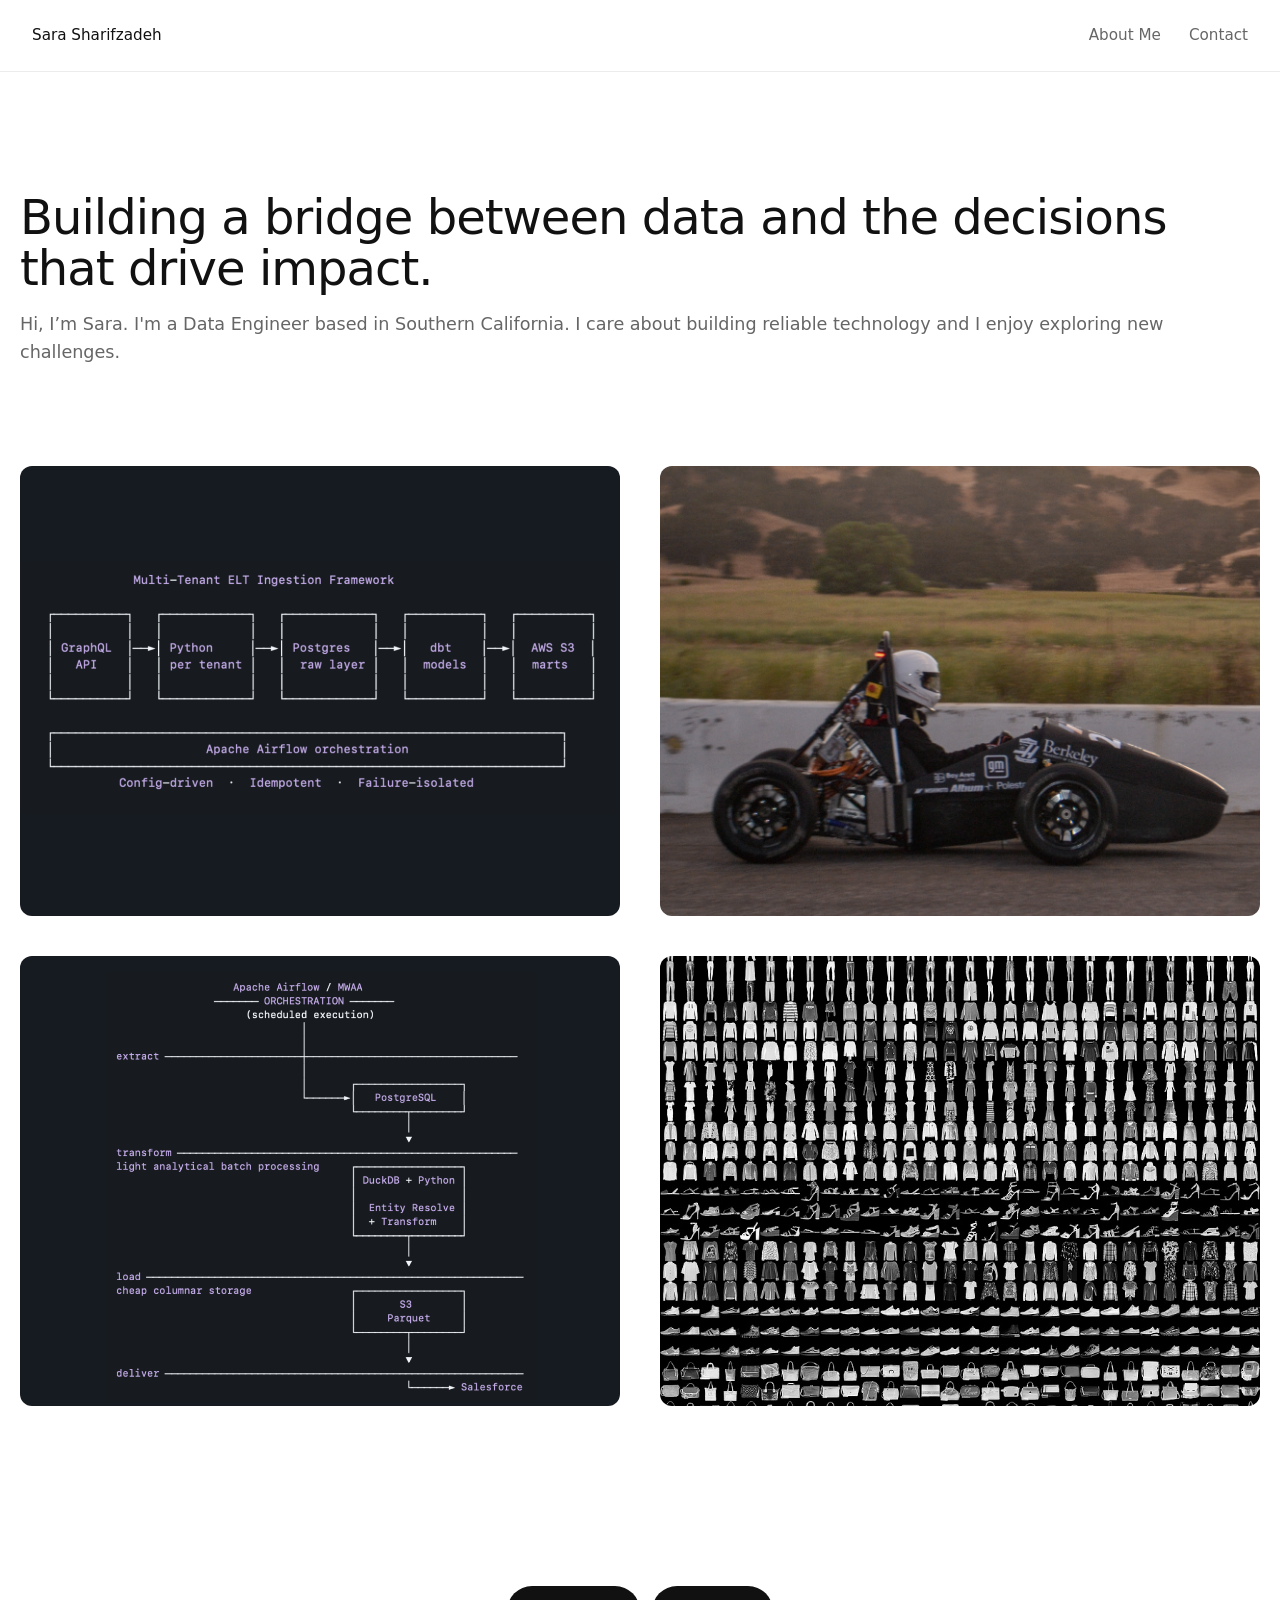
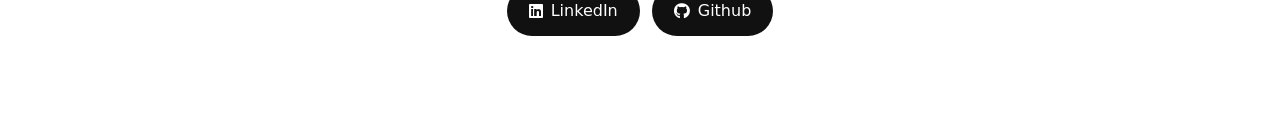
<file: index.html>
<!DOCTYPE html>
<html lang="en">
<head>
  <META NAME="ROBOTS" CONTENT="NOINDEX, NOFOLLOW, NOIMAGEAI, NOAI, NOLLM">

  <link rel="stylesheet" href="style.css">
  <meta charset="UTF-8" />
  <meta name="viewport" content="width=device-width, initial-scale=1.0" />
  <title>Sara | Portfolio</title>
  <link rel="shortcut icon" type="image/x-icon" href="favicon.ico" />
  <link href="https://fonts.googleapis.com/css2?family=Inter:wght@200;300;400;600;800&display=swap" rel="stylesheet">
  <link href="https://fonts.googleapis.com/css2?family=Cormorant+Garamond:wght@300;400;500&family=Inter:wght@300;400;500&display=swap" rel="stylesheet">
  <link rel="preconnect" href="https://fonts.googleapis.com">
  <link rel="preconnect" href="https://fonts.gstatic.com" crossorigin>
  <link href="https://fonts.googleapis.com/css2?family=Manrope:wght@300;400;500&display=swap" rel="stylesheet">
  <link rel="stylesheet" href="https://cdnjs.cloudflare.com/ajax/libs/font-awesome/6.4.0/css/all.min.css">
  <style>
*{margin:0;padding:0;box-sizing:border-box}
:root{--ink:#111;
      --muted:#666;
      --bg:#fff;
      --border:rgba(17,17,17,0.08);
      --section-pad:80px;
      --container:1200px;
      --radius:16px;}
body{background:var(--bg); color:var(--ink);
      font-family:'Recursive Sans',system-ui,-apple-system,Segoe UI,Roboto,Helvetica,Arial,sans-serif;
      line-height:1.6; font-weight:200;
      padding-top:72px;}
.hero{align-items:center;  margin:0 auto; padding:120px 20px 100px;}
       /* display:grid; grid-template-columns:1.15fr 1fr; gap:clamp(16px,3vw,40px); max-width:var(--container); */
      
.hero h2{font-size: 48px; line-height:1.06; font-weight:200; letter-spacing:-.02em; margin-bottom:16px; max-width:1400px;}
.highlight{box-shadow:inset 0 -0.5ch 0 rgba(17,17,17,.08)}
.hero-subtitle{font-size:1.1rem; color:var(--muted); font-weight:200; }
.work{max-width:1400px; margin:0 auto; padding:0 20px var(--section-pad)}
.work-grid{display:grid; grid-template-columns:repeat(auto-fit,minmax(380px,1fr)); gap:40px; margin-bottom:20px}
.work-item{position:relative; aspect-ratio:4/3; background:#fafafa; overflow:hidden; cursor:pointer; transition:transform .4s ease, box-shadow .4s ease; border-radius:12px}
.work-item:hover{transform:translateY(-4px); box-shadow:0 12px 30px rgba(0,0,0,.15)}
.work-item img{width:100%; height:100%; object-fit:cover; transition:transform .6s ease, filter .6s ease; filter:grayscale(20%)}
.work-item:hover img{filter:grayscale(100%) brightness(40%); transform:scale(1.05)}
.work-overlay{position:absolute; inset:0; background:linear-gradient(to bottom, transparent 40%, rgba(0,0,0,.6) 100%); opacity:0; transition:opacity .4s ease}
.work-item:hover .work-overlay{opacity:1}
.work-info{position:absolute; inset:auto 0 0 0; padding:24px; color:#fff; transform:translateY(16px); opacity:0; transition:all .4s ease}
.work-item:hover .work-info{transform:translateY(0); opacity:1}
.work-category{font-size:.8rem; font-weight:400; opacity:.9; margin-bottom:4px; text-transform:uppercase; letter-spacing:.1em}
.work-title{font-size:1.2rem; font-weight:400; margin:0}
.work-grid{display: grid;
  grid-template-columns: repeat(2, 1fr); 
  gap: 40px;
  margin-bottom: 20px;}
.section-container{max-width: 1200px; 
  margin: 0 auto;
  padding: 0;
  display: flex;
  align-items: flex-start;
  gap: 200px;
  justify-content: space-between;}
.section-media{flex:1.05; border-radius:12px; overflow:hidden}
.section-media img{width:100%; height:100%; object-fit:cover; display:block}
.section-text{flex: 1;
  margin-top: 60px;
  margin-bottom: 60px;
  max-width: 600px;}
.section-text h2{font-size:1.8rem; font-weight:300; margin-bottom:12px; letter-spacing:-.01em}
.section-text p{font-size:1rem; color:var(--muted); text-align: justify}
.left-bias{padding-left:clamp(20px,8vw,120px); padding-right:10px}
.right-bias{padding-right:clamp(20px,8vw,120px); padding-left:10px}
.alt{flex-direction:row-reverse}
.about-content h2{font-size:1.8rem; font-weight:300; margin-bottom:24px; letter-spacing:-.01em}
.about-content p{font-size:1rem; color:var(--muted); margin-bottom:20px; font-weight:200; line-height:1.7}
.approach{margin-top:40px; padding-top:40px; border-top:1px solid var(--border)}
.approach h3{font-size:1rem; font-weight:400; margin-bottom:16px; color:var(--ink)}
.approach-list{list-style:none; padding:0}
.approach-list li{padding:8px 0; font-size:.95rem; color:var(--muted); border-bottom:1px solid rgba(17,17,17,.05)}
.approach-list li:last-child{border-bottom:none}
.contact{max-width:var(--container); margin:0 auto; padding:60px 20px 80px; text-align:center;}
.contact h2{font-size:1.6rem; font-weight:300; margin-bottom:16px; letter-spacing:-.01em}
.contact p{font-size:1rem; color:var(--muted); margin-bottom:32px; font-weight:200}
.contact-link{display:inline-block; color:var(--ink); text-decoration:none; font-weight:300; padding:12px 0; position:relative; font-size:1rem}
.contact-link::after{content:''; position:absolute; bottom:8px; left:0; right:0; height:1px; background:var(--ink); transform:scaleX(.3); transition:transform .3s ease}
.contact-link:hover::after{transform:scaleX(1)}
.btn{display:inline-flex; align-items:center; justify-content:center; gap:8px;
    min-width:45px; /* ensure equal width */
    background:var(--accent); color:#fff; text-decoration:none;
    padding:12px 22px; border-radius:999px; border:1px solid var(--accent);
    font-weight:400; transition:opacity .3s ease;}
.btn:hover{opacity:.9}
.btn-row{display:flex; gap:12px; flex-wrap:wrap; justify-content:center}
.btn.black{background:#111; color:#fff; border-color:#111;}

.see-more-container{text-align:center; margin-top:40px}
.see-more-btn{display:inline-block; padding:12px 28px; background:var(--ink); color:#fff; border-radius:999px; font-size:1rem; font-weight:400; text-decoration:none; transition:background .3s ease}
.see-more-btn:hover{background:#333}
@media (max-width:900px){.work-grid{grid-template-columns:1fr; gap:20px}
.hero{grid-template-columns:1fr; padding:100px 20px 80px}
.hero-media{order:-1; width:100%; max-width:520px}
.section-container{flex-direction:column; padding:48px 20px}
.alt{flex-direction:column}
.left-bias,.right-bias{padding-left:20px; padding-right:20px}
}
    @media (max-width:600px){.work-item{aspect-ratio:3/2}
</style>
</head>
<body>
  <!-- HEADER -->
  <header>
    <div class="logo"><a href="index.html">Sara Sharifzadeh</a></div>
    <nav>
      <a href="about.html">About Me</a>
      <a href="contact.html">Contact</a>
    </nav>
  </header>

  <!-- HERO -->
  <section class="hero">
    <div>
      <h2>
        Building a bridge between data and the decisions that drive impact.
      </h2>
      <p class="hero-subtitle"> 
        Hi, I’m Sara. I'm a Data Engineer based in Southern California.  I care about building reliable technology and I enjoy exploring new challenges. 
      </p>
    </div>

  </section>

  <section class="work">
    <div class="work-grid">

    <!-- Analytics Tenant Pipeline (2)  -->
    <a class="work-item" href="pipe2.html" aria-label="Tenant Analytics Pipeline">
      <div class="work-overlay"></div>
      
      <img src="images/pipeline2-analytics/used_card_2.png" alt="Analytics Pipeline">
      <div class="work-info">
        <div class="work-category">  REUSABLE • SOC2 COMPLIANT • COST-OPTIMIZED  </div>
        <h3 class="work-title">Application-to-Analytics Data Platform</h3>
        <p class="work-desc">Foundational analytics infrastructure that enabled cross-tenant insights without an $18k/yr OLAP expense.</p>
        </div>
    </a>

    <!-- Formula Electric -->
      <a class="work-item" href="feb.html" aria-label="FEB">
        <div class="work-overlay"></div>
        <img src="images/feb/holley2.jpg" alt="Formula Electric at Berkeley">
        <div class="work-info">
          <div class="work-category">Hands-On Engineering • Team Leadership • 0 → 1</div>
          <h3 class="work-title">Formula SAE at Berkeley</h3>
          <p class="work-desc">Co-Led an 80+ engineering team in the development of building our 3rd electric race car from scratch.</p>
        </div>
      </a>

    <!-- ETL Entity Pipeline (1) ETL -->
    <a class="work-item" href="pipe1.html">
      <div class="work-overlay"></div>
      <img src="images/pipeline1-entity/a_pipe1.png" alt="Entity Pipeline">
      <div class="work-info">
        <div class="work-category">ETL • Data Quality • Automation</div>
        <h3 class="work-title">Entity Resolution Pipeline</h3>
        <p class="work-desc">Handles missing identifiers to reconstruct data that was previously unusable.  </p>
      </div>
    </a>

      <!-- DE Handbook REVISION 
        <a class="work-item" href="https://sshariz.github.io/DE-handbook/" target="_blank" aria-label="Roommate Noise Guard">
          <div class="work-overlay"></div>
          <img src="images/d_eng/de-handbook.png" alt="DE Handbook">
          <div class="work-info">
            <div class="work-category">Comprehensive Technical Reference</div>
            <h3 class="work-title">Data Engineering Handbook</h3>
            <p class="work-desc">A living reference documenting the tools, workflows, architecture patterns, and best practices I use across modern data engineering projects.</p>
          </div>
        </a> 
      -->

      <!-- Fashion MNIST -->
      <a class="work-item" href="FashionMNIST.html" aria-label="Fashion MNIST">
        <div class="work-overlay"></div>
        <img src="images/fashion/zaland.png" alt="Fashion Classifier">
        <div class="work-info">
          <div class="work-category">Machine Learning • Data Science</div>
          <h3 class="work-title">ML Image Classifier </h3>
          <p class="work-desc">Applying Machine Learning to Fashion with an Image Classifier (PCA).</p>
        </div>
      </a>
      <!-- SPAM HAM  -->
       <!-- <a class="work-item" href="SpamClassifier.html" aria-label="SpamHam">
        <div class="work-overlay"></div>
        <img src="images/spamham/propclass.png" alt="Spam Ham">
        <div class="work-info">
          <div class="work-category">Machine Learning • Data Science</div>
          <h3 class="work-title">NLP Spam Email Binary Classifier </h3>
          <p class="work-desc">Applying Natural Language Processing (NLP) to distinguish spam emails.</p>
        </div>
      </a> -->
    </div>
  </section>
  

  <!-- Contact FOOTER -->
<section class="contact">
  <div class="container">
    <div class="btn-row" style="margin-top:20px">
      <a class="btn black" href="https://www.linkedin.com/in/ssarazadeh/" target="_blank">
        <i class="fa-brands fa-linkedin"></i> LinkedIn
      </a>
      <a class="btn black" href="https://github.com/sshariz" target="_blank">
        <i class="fa-brands fa-github"></i> Github
      </a>
    </div>
  </div>
</section>


  <script>
    // Fade-ups (kept if you later add .fade-up)
    const observer = new IntersectionObserver((entries) => {
      entries.forEach(entry => { if (entry.isIntersecting) entry.target.classList.add('visible'); });
    }, { threshold: 0.2 });
    document.querySelectorAll('.fade-up').forEach(el => observer.observe(el));

    // Header elevation
    const header = document.querySelector('header');
    window.addEventListener('scroll', () => {
      const y = window.pageYOffset || document.documentElement.scrollTop;
      header.style.boxShadow = y > 96 ? '0 2px 18px rgba(17,17,17,0.08)' : 'none';
      header.style.background = y > 96 ? 'rgba(255,255,255,0.90)' : 'rgba(255,255,255,0.75)';
    });
  </script>
</body>

</html>
</file>
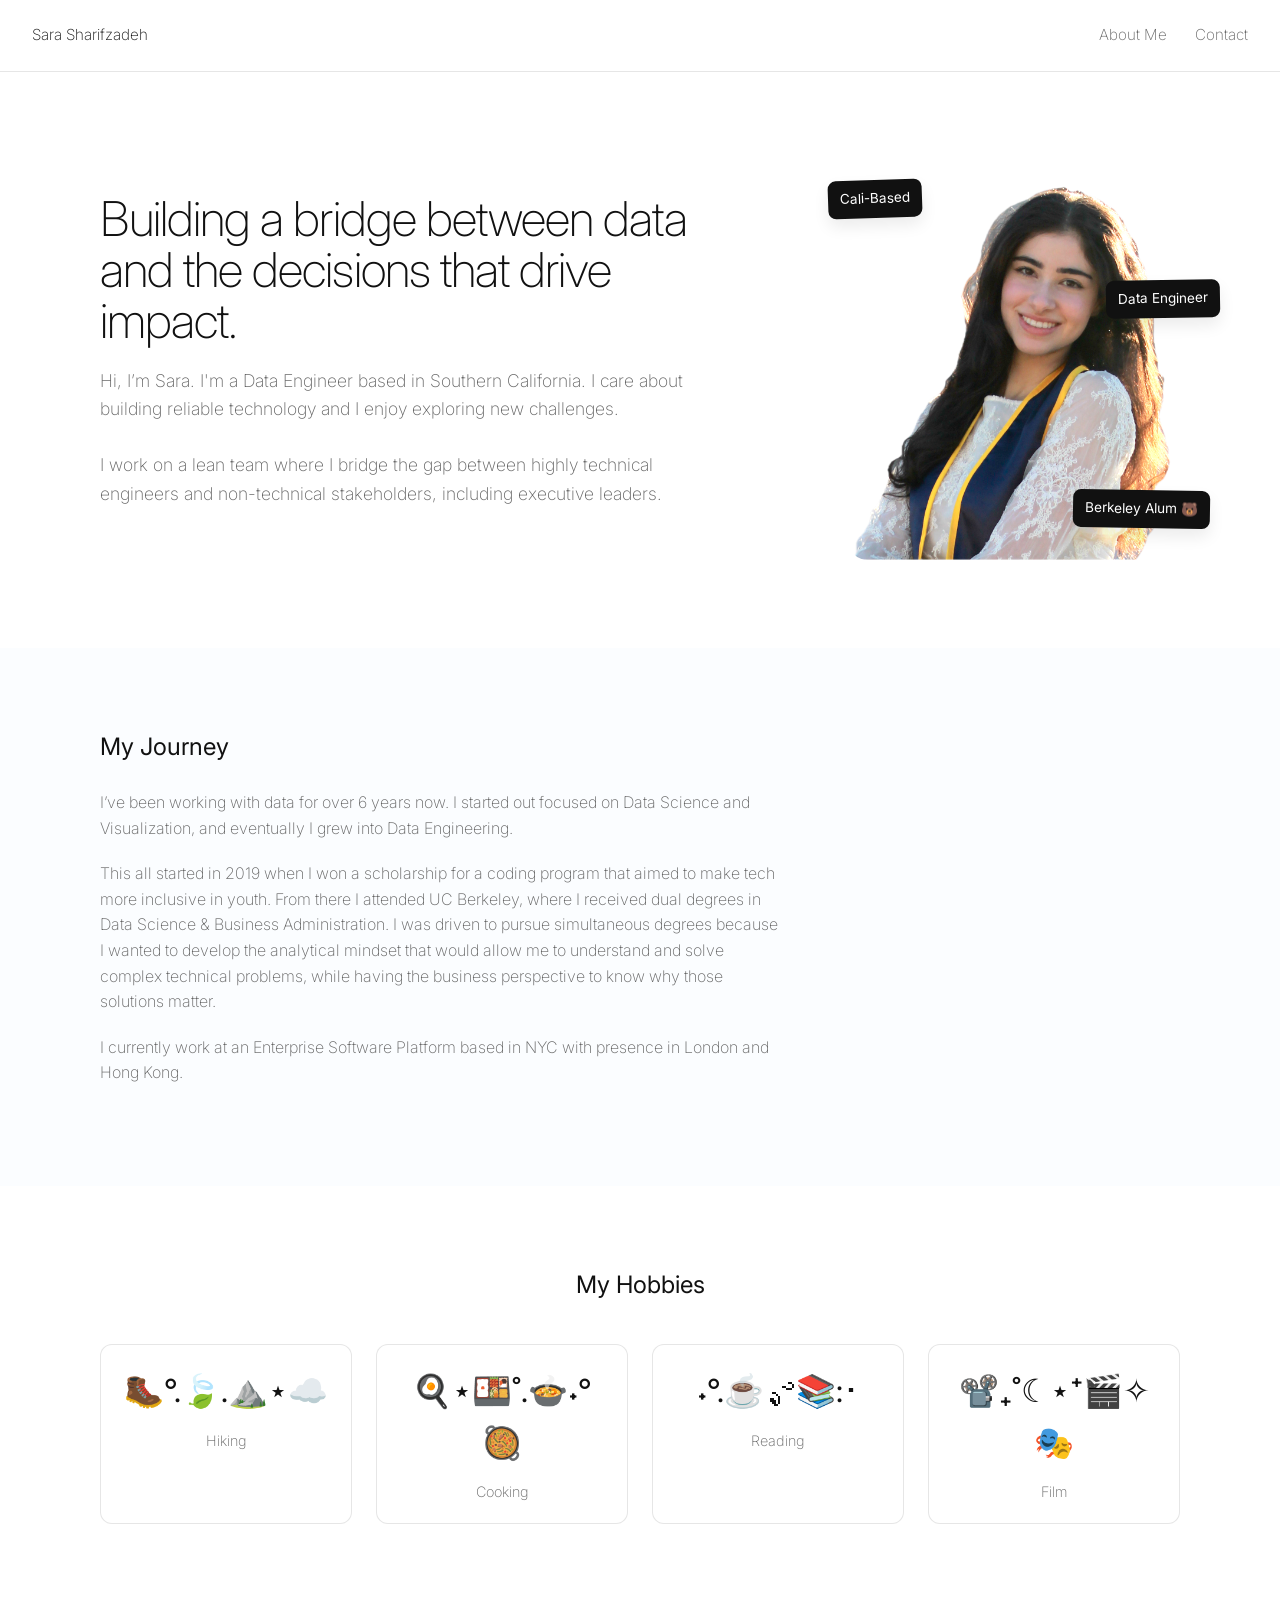
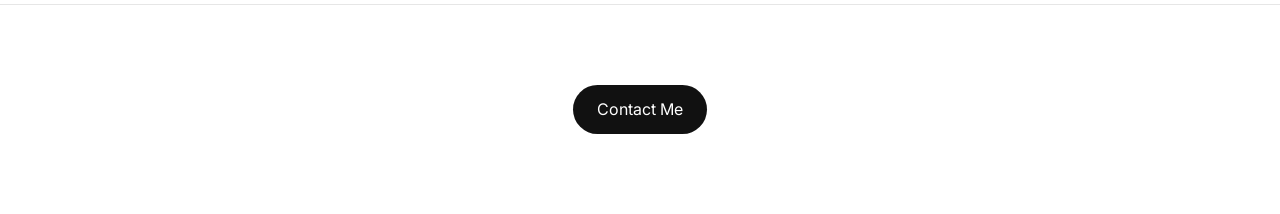
<file: about.html>
<!DOCTYPE html>
<html lang="en">
<head>
   <META NAME="ROBOTS" CONTENT="NOINDEX, NOFOLLOW, NOIMAGEAI, NOAI, NOLLM">
    
  <link rel="stylesheet" href="style.css">
  <meta charset="UTF-8" />
  <meta name="viewport" content="width=device-width, initial-scale=1.0" />
  <title>Sara | About Me</title>
  <link href="https://fonts.googleapis.com/css2?family=Inter:wght@200;300;400;600&display=swap" rel="stylesheet">
  <style>
*{margin: 0; padding: 0; box-sizing: border-box;}
body{background: #ffffff;
      color: #111;
      font-family: 'Inter', sans-serif;
      line-height: 1.6;
      padding-top: 80px;}
:root{--ink:#111;
      --muted:#666;
      --border:rgba(17,17,17,0.10);
      --section-pad:80px;
      --grid-gap:32px;}
.container{max-width:1120px; margin:0 auto; padding:0 20px}
/* h1{font-size:clamp(2.75rem,7vw,4rem); line-height:1.1; font-weight:400; letter-spacing:-0.02em; color:var(--ink); margin-bottom:24px} */
h2{font-size:1.5rem; font-weight:400; color:var(--ink); margin-bottom:24px}
h1{font-size: 48px; line-height:1.06; font-weight:200; letter-spacing:-.02em; margin-bottom:16px; max-width:1400px;}
h3{font-size:1.125rem; font-weight:400; color:var(--ink); margin-bottom:12px}
p{font-size:1rem; font-weight:200; color:var(--muted); margin-bottom:16px; max-width:68ch}
.hero{padding:var(--section-pad) 0;}
.hero .container{display:grid;
      grid-template-columns: 1fr 400px;
      gap:60px;
      align-items:center;}
.hero-content h1{margin-bottom:20px}
.hero-intro{font-size:1.1rem; line-height:1.6; font-weight:200; color:var(--muted); margin-bottom:0}
.hero-image{justify-self:end;
      position:relative;}
.hero-image img{width:100%; max-width:350px; height:400px;
      object-fit:cover; border-radius:20px;}
.floating-detail{position:absolute; background:var(--ink); color:white;
      padding:8px 12px; border-radius:8px;
      font-size:0.85rem; font-weight:400;
      box-shadow:0 8px 16px rgba(0,0,0,.08);}
.detail-1{top:20px; left:-20px; transform:rotate(-2deg)}
.detail-2{bottom:40px; right:-30px; transform:rotate(1deg)}
.detail-3{top:120px; right:-40px; transform:rotate(-1deg)}
.story{
  padding:var(--section-pad) 0; 
  background:rgba(45, 143, 255, 0.02);
  align-items:center;
  justify-content: center;
}
/* .story-grid{display:grid;
      grid-template-columns:1fr 1fr;
      gap:60px;
      align-items:start;} */

.story p{margin-bottom:20px;  align-items:center; justify-content: center;}

.story-highlights{display:grid; gap:20px;}
.highlight-card{background:white;
      border:1px solid var(--border);
      padding:24px;
      border-radius:12px;}
.highlight-card h3{color:var(--ink); margin-bottom:8px}
.highlight-card p{color:var(--muted); margin:0; max-width:none}
.skills{padding:var(--section-pad) 0}
.skills-grid{display:grid;
      grid-template-columns:repeat(3,1fr);
      gap:40px;
      margin-top:40px;}
.skill-category{text-align:center;}
.skill-category h3{font-size:1rem; text-transform:uppercase; letter-spacing:0.1em;
      font-weight:400; color:var(--ink); margin-bottom:20px;}
.skill-list{display:flex; flex-direction:column; gap:8px;}
.skill-item{font-size:0.9rem; font-weight:200; color:var(--muted); padding:6px 0;}
.values{padding:var(--section-pad) 0; background:var(--ink); color:white;}
.values h2{color:#e8e8e8; text-align:center}
.values-grid{display:grid; grid-template-columns:repeat(auto-fit,minmax(280px,1fr));
      gap:30px; margin-top:40px;}
.value-card{background:rgba(255,255,255,0.04);
      border:1px solid rgba(255,255,255,0.14);
      padding:28px; border-radius:12px; text-align:center;}
.value-icon{width:60px; height:60px; background:rgba(255,255,255,0.1);
      border-radius:50%; display:flex; align-items:center; justify-content:center;
      margin:0 auto 16px; font-size:1.5rem;}
.value-card h3{color:white; margin-bottom:12px}
.value-card p{color:#d8d8d8; margin:0; max-width:none; text-align:center}
.fun-facts{padding:var(--section-pad) 0}
.facts-grid{display:grid; grid-template-columns:repeat(auto-fit,minmax(250px,1fr));
      gap:24px; margin-top:40px;}
.fact-card{background:white; border:1px solid var(--border);
      padding:20px; border-radius:12px; text-align:center;}
.fact-emoji{font-size:2rem; margin-bottom:12px; display:block;}
.fact-card p{margin:0; font-size:0.9rem; color:var(--muted); max-width:none;}
.cta{padding:var(--section-pad) 0; text-align:center; border-top:1px solid var(--border);}
.cta h2{margin-bottom:16px}
.cta p{margin:0 auto 32px; text-align:center}
.btn{display:inline-block; background:var(--ink); color:white;
      padding:12px 24px; border-radius:999px; text-decoration:none;
      font-weight:400; transition:opacity 0.3s ease;}
.btn:hover{opacity:0.9}
.fade-in{opacity:0; transform:translateY(20px); transition:opacity 0.6s ease, transform 0.6s ease;}
.fade-in.visible{opacity:1; transform:translateY(0);}
.slide-left{opacity:0; transform:translateX(-30px); transition:opacity 0.6s ease, transform 0.6s ease;}
.slide-left.visible{opacity:1; transform:translateX(0);}
.slide-right{opacity:0; transform:translateX(30px); transition:opacity 0.6s ease, transform 0.6s ease;}
.slide-right.visible{opacity:1; transform:translateX(0);}
@media (max-width:900px){.hero .container{ grid-template-columns:1fr; gap:40px; text-align:center;}
.hero-image{justify-self:center}
.story-grid{grid-template-columns:1fr; gap:40px;}
.skills-grid{grid-template-columns:1fr; gap:30px;}
.floating-detail{position:static; transform:none; margin:8px 4px; display:inline-block}
}
    @media (max-width:600px){.facts-grid{grid-template-columns:1fr}
.values-grid{grid-template-columns:1fr}
}

    .gallery-grid{display: grid;
  grid-template-columns: repeat(3, 1fr);
  gap: 16px;}
.gallery-item{background: var(--bg);
  border: 1px solid var(--border);
  border-radius: var(--radius);
  overflow: hidden;
  aspect-ratio: 1 / 1; 
  position: relative;}
.gallery-item img{position: absolute;
  top: 0; left: 0;
  width: 100%;
  height: 100%;
  object-fit: cover; 
  border-radius: 0;}
@media (max-width: 900px){.gallery-grid {
    grid-template-columns: 1fr;}
.gallery-item img{height: auto;}
</style>
</head>
<body>
  <header>
    <div class="logo"><a href="index.html">Sara Sharifzadeh</a></div>
    <nav>
      <a href="about.html">About Me</a>
      <a href="contact.html">Contact</a>
    </nav>
  </header>

  <!-- Hero -->
  <section class="hero">
    <div class="container">
      <div class="hero-content fade-in">
        <h1>Building a bridge between data and the decisions that drive impact.</h1>
        <p class="hero-intro">
            Hi, I’m Sara. I'm a Data Engineer based in Southern California. 
            I care about building reliable technology and I enjoy exploring new challenges.
          <br></br>
            I work on a lean team where I bridge the gap between highly technical engineers and non-technical stakeholders, including executive leaders.
        </p>
        <br>
      </div>
      <div class="hero-image slide-right">
        <img src="images/me.png" alt="Sara Portrait" oncontextmenu="return false;" ondragstart="return false;">
        <div class="floating-detail detail-1">Cali-Based</div>
        <div class="floating-detail detail-2">Berkeley Alum 🐻</div>
        <div class="floating-detail detail-3">Data Engineer</div>
      </div>
    </div>
  </section>


  <!-- Story -->
  <section class="story">
    <div class="container">
      <div>
        <div>
          <h2>My Journey</h2>
          <p>
            I’ve been working with data for over 6 years now. I started out focused on Data Science and Visualization, and eventually I grew into Data Engineering. 
          </p>
          <p>
            This all started in 2019 when I won a scholarship for a coding program that aimed to make tech more inclusive in youth. From there I attended UC Berkeley, where I received dual degrees in Data Science & Business Administration. I was driven to pursue simultaneous degrees because I wanted to develop the analytical mindset that would allow me to understand and solve complex technical problems, while having the business perspective to know why those solutions matter. 
          </p>
          <p>I currently work at an Enterprise Software Platform based in NYC with presence in London and Hong Kong. </p>
        </div>
        </div>
      </div>
    </div>
  </section>


  <!--
   Skills 
  <section class="skills">
    <div class="container">
      <h2 class="fade-in" style="text-align:center">Skills & Expertise</h2>
      <div class="skills-grid">
        <div class="skill-category fade-in">
          <h3>Languages & Libraries</h3>
          <div class="skill-list">
            <div class="skill-item">Python (pandas, NumPy, Requests)</div>
            <div class="skill-item">SQL (PostgreSQL)</div>
            <div class="skill-item">GraphQL</div>
            <div class="skill-item">Plotly, Matplotlib, Seaborn</div>
            <div class="skill-item">scikit-learn, tensorflow</div>
            <div class="skill-item"></div>
          </div>
        </div>
        <div class="skill-category fade-in">
          <h3>Engineering</h3>
          <div class="skill-list">
            <div class="skill-item">Ownership of DE Lifecycle</div>
            <div class="skill-item">Data Pipelines & ETL Frameworks</div>
            <div class="skill-item">Data Modeling</div>
            <div class="skill-item">API Ingestion & Custom Scripting</div>
            <div class="skill-item">Data Storage & Warehousing</div>
            <div class="skill-item">AI-Powered Data Platforms</div>
            <div class="skill-item">Business Intelligence & Product Analytics</div>
            <div class="skill-item">Data Science & Visualization</div>
            <div class="skill-item">Data Quality & Reliability</div>
          </div>
        </div>

        <div class="skill-category fade-in">
          <h3>Tools</h3>
          <div class="skill-list">
            <div class="skill-item">Apache Airflow MWAA</div>
            <div class="skill-item">Postgres</div>
            <div class="skill-item">Amazon S3, AWS </div>
            <div class="skill-item">dbt (dbt-core)</div>
            <div class="skill-item">DuckDB, SQLite</div>
            <div class="skill-item">Postman</div>
            <div class="skill-item">JupyterLab, Tableau, PowerBI</div>
            <div class="skill-item">Git</div>
          </div>
        </div>
      </div>
    </div>
  </section>
  -->


   <!-- Fun Facts -->
  <section class="fun-facts">
    <div class="container">
      <h2 class="fade-in" style="text-align:center">My Hobbies</h2>
      <div class="facts-grid">
        <div class="fact-card fade-in">
          <span class="fact-emoji">🥾°.🍃.⛰️⋆☁️</span>
          <p>Hiking</p>
        </div>
        <div class="fact-card fade-in">
          <span class="fact-emoji">🍳⋆🍱˚.🍲˖°🥘</span>
          <p>Cooking</p>
        </div>
        <div class="fact-card fade-in">
          <span class="fact-emoji">˖°.☕️.ೃ࿔📚:･</span> 
          <p>Reading</p>
        </div>
        <div class="fact-card fade-in">
          <span class="fact-emoji">📽️₊˚☾⋆⁺🎬✧🎭</span> 
          <p>Film</p>
        </div>
      </div>
    </div>
  </section> 

  <!-- CTA -->
  <section class="cta" id="contact">
    <div class="container">
      <a href="contact.html" class="btn fade-in">Contact Me</a>
    </div>
  </section>

  <script>
    // Reveal animations
    const observer = new IntersectionObserver((entries) => {
      entries.forEach(e => { 
        if(e.isIntersecting) e.target.classList.add('visible'); 
      });
    }, {threshold: 0.1, rootMargin: '0px 0px -60px 0px'});
    
    document.querySelectorAll('.fade-in, .slide-left, .slide-right').forEach(el => observer.observe(el));

    // Header elevation
    const header = document.querySelector('header');
    window.addEventListener('scroll', () => {
      const y = window.pageYOffset || document.documentElement.scrollTop;
      header.style.boxShadow = y > 96 ? '0 2px 18px rgba(17,17,17,0.08)' : 'none';
      header.style.background = y > 96 ? 'rgba(255,255,255,0.90)' : 'rgba(255,255,255,0.75)';
    });

    // Stagger animations for cards
    const cardGroups = [
      document.querySelectorAll('.story-highlights .highlight-card'),
      document.querySelectorAll('.skill-category'),
      document.querySelectorAll('.value-card'),
      document.querySelectorAll('.fact-card')
    ];

    cardGroups.forEach(cards => {
      const cardObserver = new IntersectionObserver((entries) => {
        entries.forEach((entry, idx) => {
          if(entry.isIntersecting) {
            setTimeout(() => entry.target.classList.add('visible'), idx * 100);
          }
        });
      }, {threshold: 0.3});
      
      cards.forEach(card => cardObserver.observe(card));
    });
  </script>
</body>
</html>
</file>
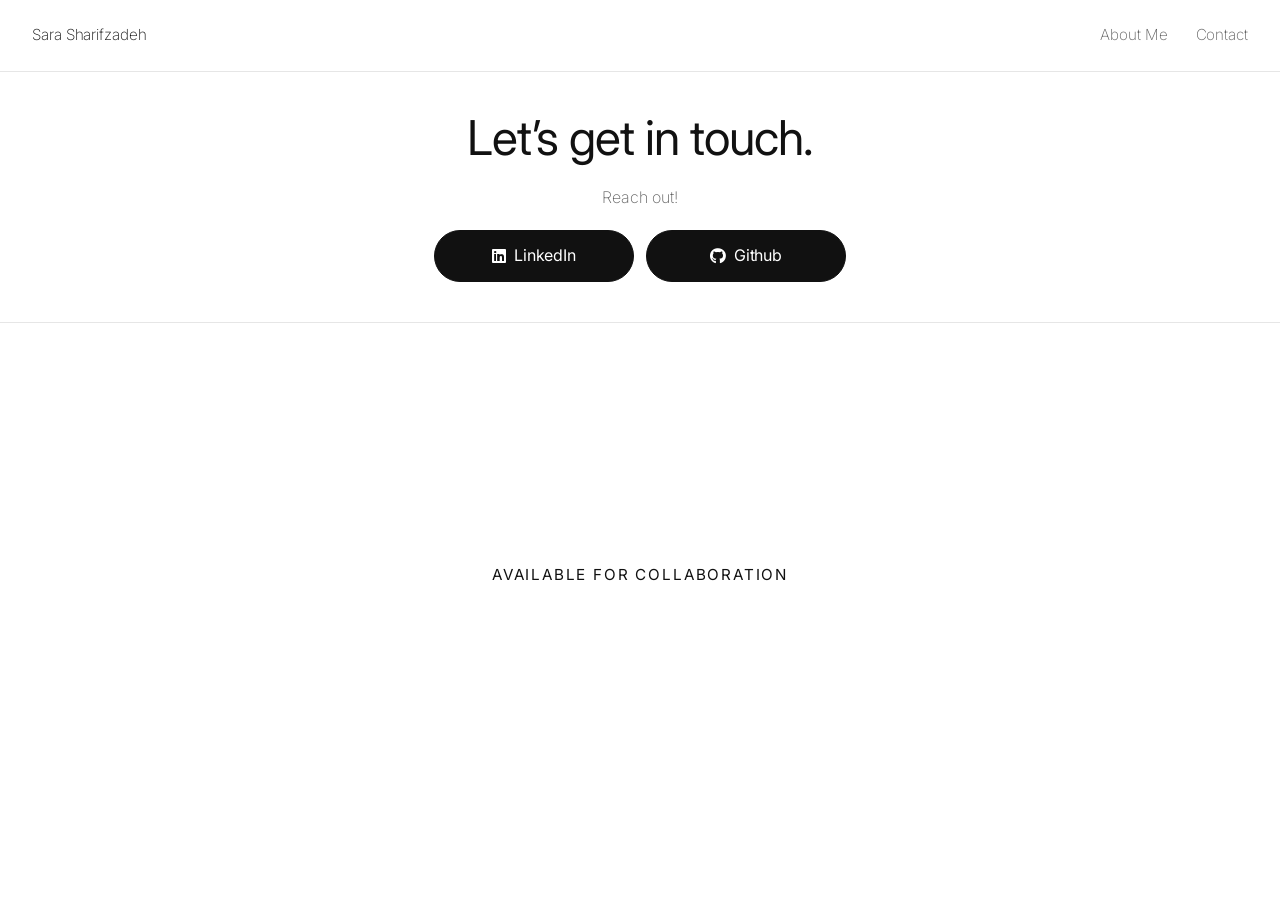
<file: contact.html>
<!DOCTYPE html>
<html lang="en">
<head>
   <META NAME="ROBOTS" CONTENT="NOINDEX, NOFOLLOW, NOIMAGEAI, NOAI, NOLLM">
    
  <link rel="stylesheet" href="style.css">
  <meta charset="UTF-8"/>
  <meta name="viewport" content="width=device-width, initial-scale=1.0"/>
  <title> Sara | Contact</title>
  <link href="https://fonts.googleapis.com/css2?family=Inter:wght@200;400&display=swap" rel="stylesheet">
  <link rel="stylesheet" href="https://cdnjs.cloudflare.com/ajax/libs/font-awesome/6.4.0/css/all.min.css">
  <style>
:root{--bg:#ffffff; --ink:#111111; --muted:#606060; --accent:#111111;
    --border: rgba(17,17,17,0.10); --elev: rgba(17,17,17,0.04);
    --radius: 10px; --container:1200px; --section-pad: 40px; --space-md:16px;}
*{box-sizing:border-box}
html{scroll-behavior:smooth}
body{margin:0; background:var(--bg); color:var(--ink);
    font-family:'Inter', system-ui, -apple-system, Segoe UI, Roboto, sans-serif;
    font-size:1rem; line-height:1.6; font-weight:200; letter-spacing:-0.005em;
    padding-top:72px; -webkit-font-smoothing:antialiased; -moz-osx-font-smoothing:grayscale;}
h1,h2,h3{margin:0 0 var(--space-md); font-weight:400; letter-spacing:-0.02em; color:var(--ink)}
h1{font-size:clamp(2.25rem,6vw,3rem); line-height:1.1}
h2{font-size:0.95rem; text-transform:uppercase; letter-spacing:0.12em}
p{margin:0 0 var(--space-md); color:var(--muted)}
.container{max-width:var(--container); margin:0 auto; padding:0 10px}
.hero{padding:var(--section-pad) 0; text-align:center}
.hero-subtitle{font-size:1rem; color:var(--muted); margin-top:20px;
    max-width:68ch; margin-inline:auto;}
.section{padding:var(--section-pad) 0}
.card{background:var(--bg); border:1px solid var(--border); border-radius:var(--radius);
    padding:24px;}
.muted{color:var(--muted)}
.btn{display:inline-flex; align-items:center; justify-content:center; gap:8px;
    min-width:200px; /* ensure equal width */
    background:var(--accent); color:#fff; text-decoration:none;
    padding:12px 22px; border-radius:999px; border:1px solid var(--accent);
    font-weight:400; transition:opacity .3s ease;}
.btn:hover{opacity:.9}
.btn-row{display:flex; gap:12px; flex-wrap:wrap; justify-content:center}
.btn.black{background:#111; color:#fff; border-color:#111;}
label{display:block; font-size:.9rem; color:var(--muted); margin-bottom:6px}
input, textarea{width:100%; border:1px solid var(--border); background:#fff; color:var(--ink);
    border-radius:10px; padding:12px 14px; font-family:inherit; font-size:1rem;}
textarea{min-height:140px; resize:vertical}
.field{margin-bottom:14px}
.cta{text-align:center; padding:var(--section-pad) 0; border-top:1px solid var(--border)}
a:focus-visible,button:focus-visible{outline:2px solid var(--ink); outline-offset:2px}


.section .container {
  display: flex;
  justify-content: center;
}
</style>
</head>
<body>
<header>
    <div class="logo"><a href="index.html">Sara Sharifzadeh</a></div>
    <nav>
      <a href="about.html">About Me</a>
      <a href="contact.html">Contact</a>
    </nav>
</header>

<!-- Hero -->
<section class="hero">
  <div class="container">
    <h1>Let’s get in touch.</h1>
    <p class="hero-subtitle">Reach out!</p>
    <div class="btn-row" style="margin-top:20px">
      <a class="btn black" href="https://www.linkedin.com/in/ssarazadeh/" target="_blank">
        <i class="fa-brands fa-linkedin"></i> LinkedIn
      </a>
      <a class="btn black" href="https://github.com/sshariz" target="_blank">
        <i class="fa-brands fa-github"></i> Github
      </a>

    </div>
  </div>
</section>

<!-- Light CTA -->
<section class="cta">
  <div class="container" style="margin-top:200px">
    <h2>Available for collaboration</h2>
  </div>
</section>

<script>
  // Header elevation on scroll
  const hdr=document.querySelector('header');
  addEventListener('scroll',()=>{
    const y=window.pageYOffset||document.documentElement.scrollTop;
    hdr.style.boxShadow = y>96?'0 2px 18px rgba(17,17,17,0.08)':'none';
    hdr.style.background = y>96?'rgba(255,255,255,0.90)':'rgba(255,255,255,0.75)';
  });

 
</script>
</body>
</html>
</file>
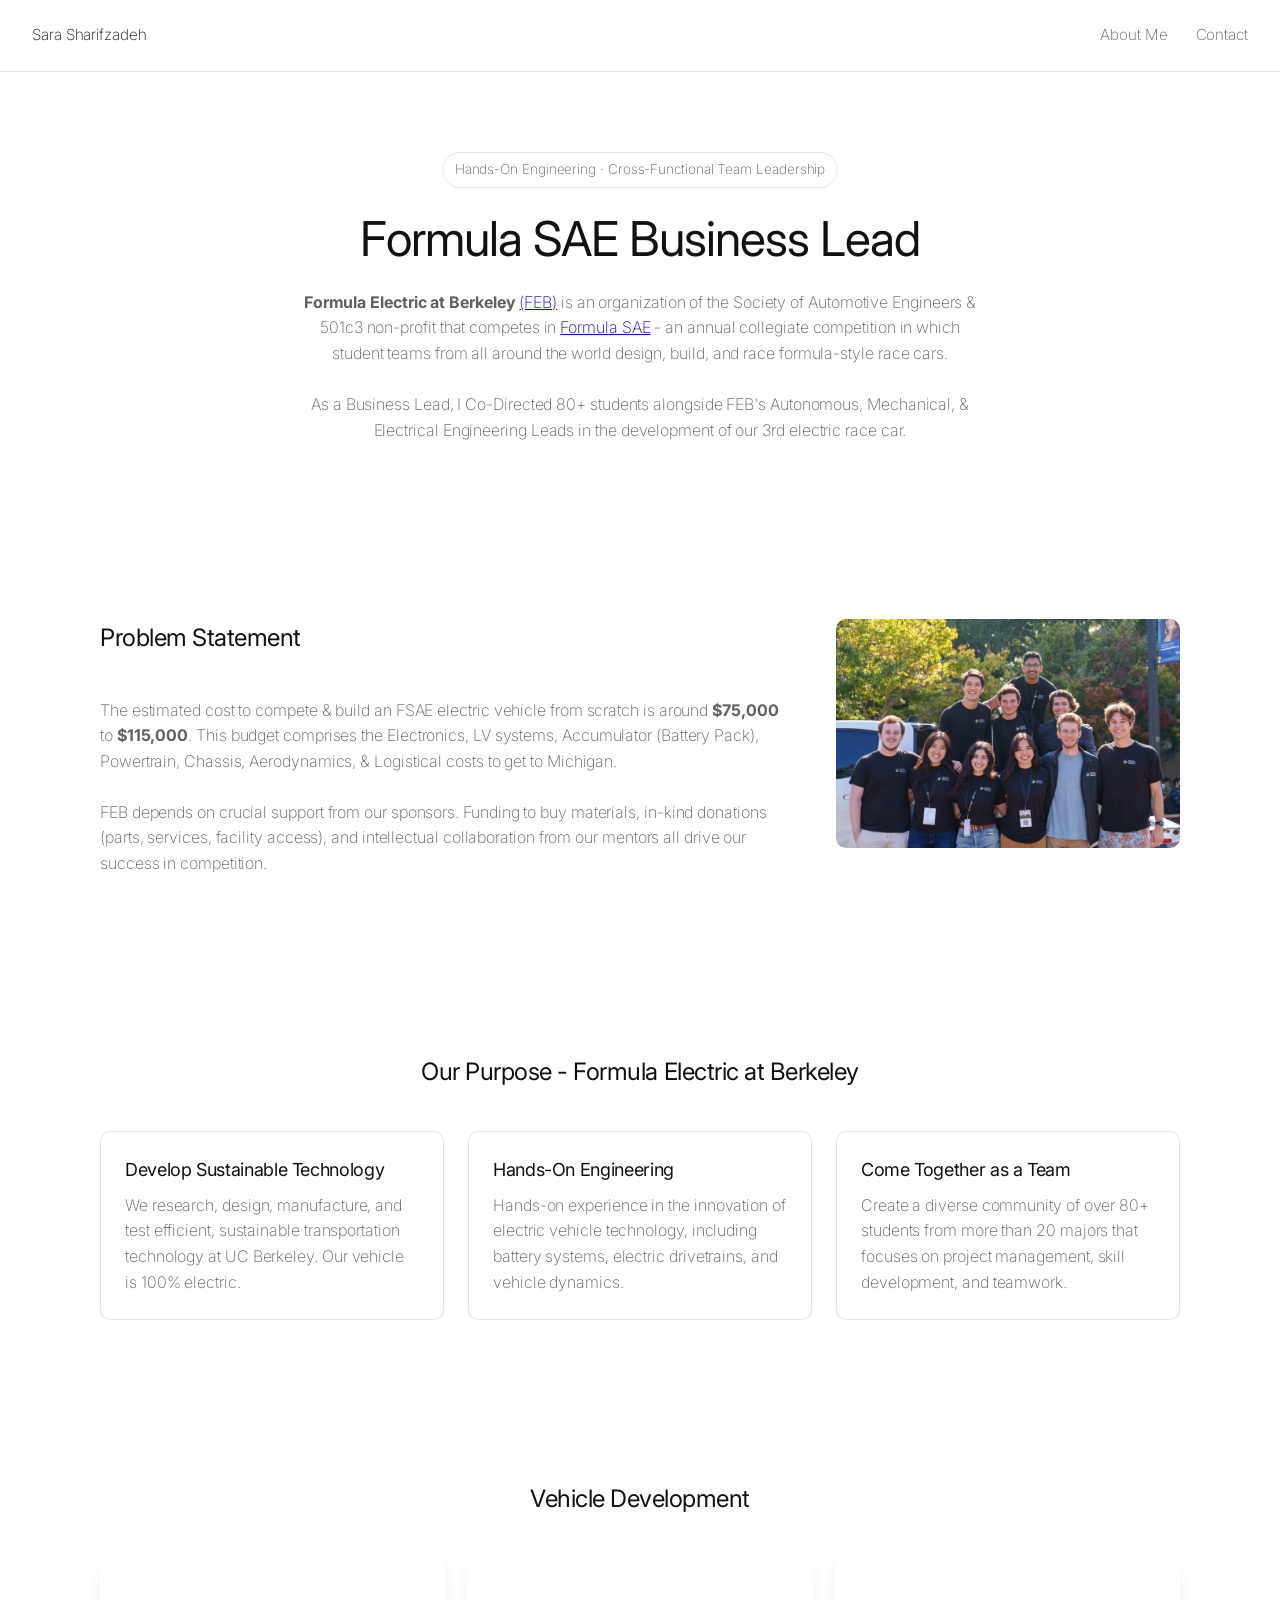
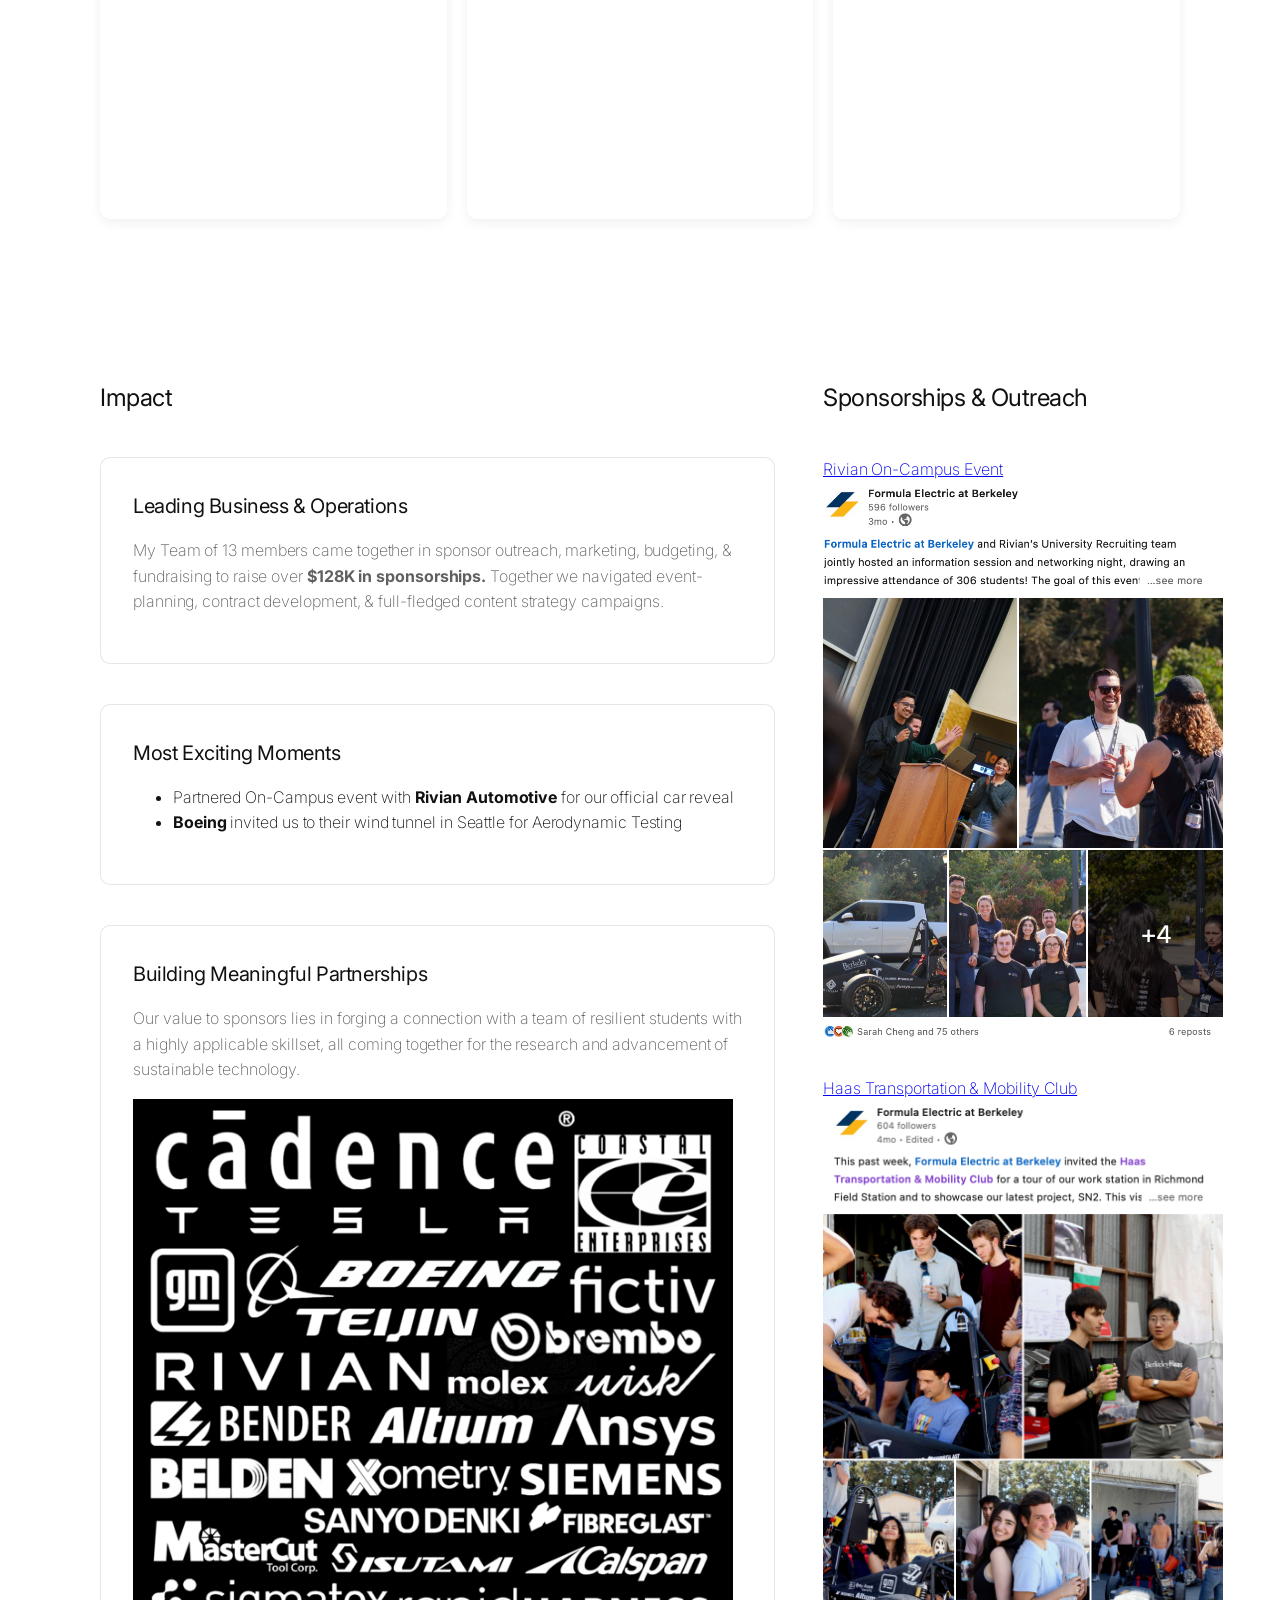
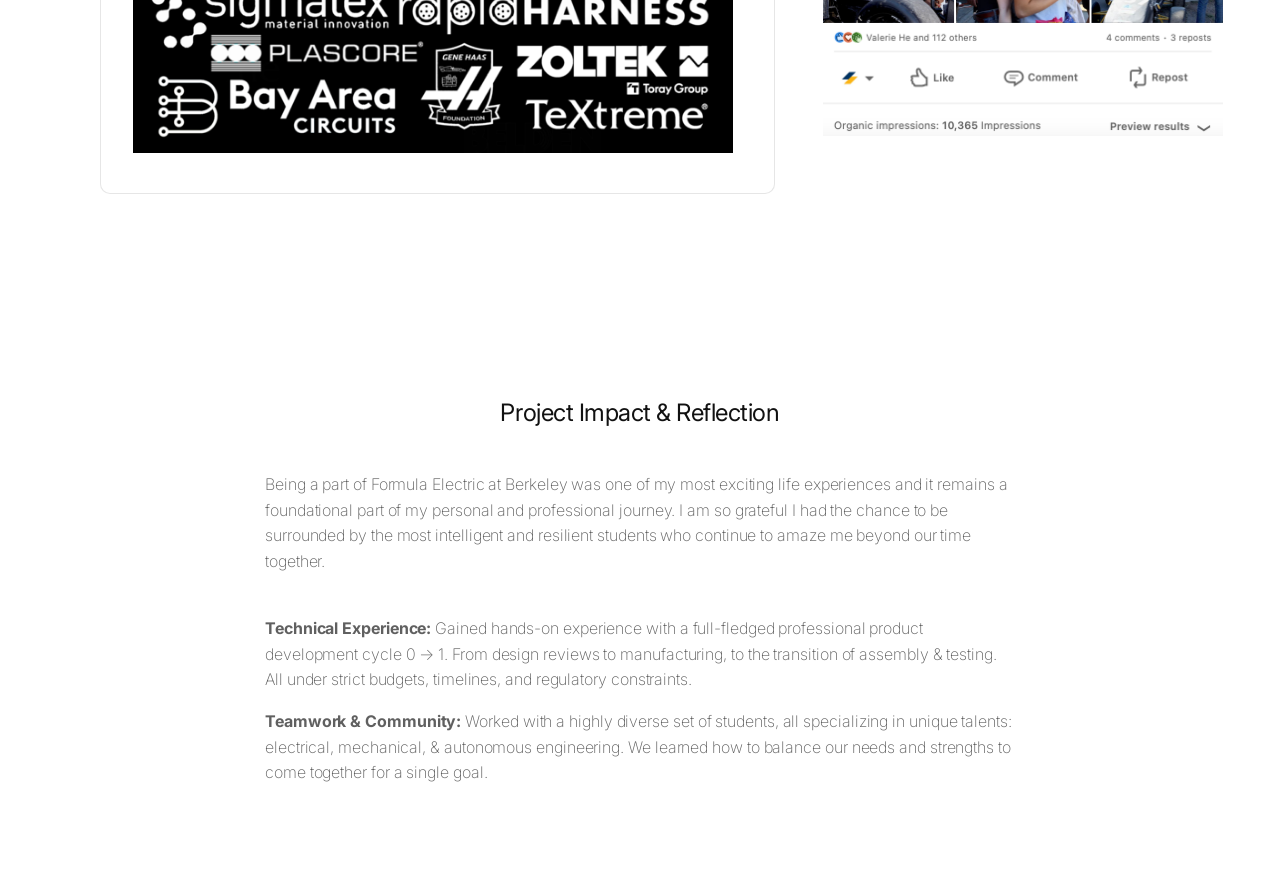
<file: feb.html>
<!DOCTYPE html>
<html lang="en">
<head>
   <META NAME="ROBOTS" CONTENT="NOINDEX, NOFOLLOW, NOIMAGEAI, NOAI, NOLLM">
    
  <link rel="stylesheet" href="style.css">
  <meta charset="UTF-8"/>
  <meta name="viewport" content="width=device-width, initial-scale=1.0"/>
  <title>Sara | Formula Electric at Berkeley</title>
  <link href="https://fonts.googleapis.com/css2?family=Inter:wght@200;400&display=swap" rel="stylesheet">
  <style>
:root{--bg:#ffffff;
  --ink:#111111;
  --muted:#606060;
  --accent:#111111;
  --border: rgba(17,17,17,0.10);
  --elev: rgba(17,17,17,0.04);
  --radius: 10px;
  --container:1120px;
  --section-pad: 80px;
  --space-md:16px;}
*{box-sizing:border-box;}
html{scroll-behavior:smooth}
body{margin:0; background:var(--bg); color:var(--ink);
  font-family:'Inter', system-ui, -apple-system, Segoe UI, Roboto, sans-serif;
  font-size:1rem; line-height:1.6; font-weight:200; letter-spacing:-0.005em;
  padding-top:72px; -webkit-font-smoothing:antialiased;}
h1,h2,h3{margin:0; font-weight:400; letter-spacing:-0.02em; color:var(--ink)}
h1{font-size:clamp(2.25rem,6vw,3rem); line-height:1.1; margin-bottom:24px}
h2{font-size:1.5rem; margin-bottom:40px}
h3{font-size:1.125rem; margin-bottom:12px}
p{margin:0 0 var(--space-md); color:var(--muted); font-size:1rem}
.container{max-width:var(--container); margin:0 auto; padding:0 20px}
.hero{padding:var(--section-pad) 0; text-align:center}
.project-tag{display:inline-block; margin-bottom:25px; font-size:0.85rem; color:var(--muted);
  background:transparent; border:1px solid var(--border);
  padding:6px 12px; border-radius:999px; font-weight:200}
.hero-subtitle{font-size:1rem; color:var(--muted); margin-top:20px; 
  max-width:68ch; margin-left:auto; margin-right:auto;}
.section{padding:var(--section-pad) 0}
.section-title{text-align:center; margin-bottom:40px}
.two-col{display:grid; grid-template-columns:2fr 1fr; gap:48px; align-items:start}
.grid{display:grid; gap:24px; margin-top:40px}
.grid-2{grid-template-columns:1fr 1fr}
.grid-3{grid-template-columns:1fr 1fr 1fr}
.card{background:var(--bg); border:1px solid var(--border); 
  padding:24px; border-radius:var(--radius);}
.card h3{color:var(--ink); margin-bottom:8px}
.card p{color:var(--muted); margin:0}
.gallery{display:grid;
  grid-template-columns: repeat(3, 1fr);
  gap:20px;
  margin-top:20px;}
.gallery img{width:100%; aspect-ratio: 4/3; object-fit:cover; display:block; 
  border-radius:var(--radius);
  box-shadow: 0 4px 12px rgba(0,0,0,.06);
  transition: transform .3s ease, box-shadow .3s ease;}
.gallery img:hover{transform:translateY(-2px);
  box-shadow: 0 8px 24px rgba(0,0,0,.12);}
@media (max-width:900px){.gallery{ grid-template-columns: repeat(2, 1fr);}
}
@media (max-width:600px){.gallery{ grid-template-columns: 1fr;}
}

.full-width-image{margin:40px 0}
.image{display:block; width:100%; border-radius:var(--radius)}
.drawings-stack{display: block;
  margin-top: 40px;}
.drawings-stack img{display: block;
  width: 100%;
  height: auto;          
  border-radius: var(--radius);
  border: 1px solid var(--border);
  box-shadow: 0 4px 12px rgba(0,0,0,.06);
  margin-bottom: 20px;}
.business-card{background:var(--bg); border:1px solid var(--border);
  padding:32px; border-radius:var(--radius); margin:40px 0; width: 675px;}
.business-card h3{color:var(--ink); margin-bottom:16px; font-size:1.25rem;}
.business-card img{width: 600px;}
.text-block{max-width:75ch; margin-left:auto; margin-right:auto}
.learnings{background:var(--ink); color:#fff; padding:var(--section-pad) 0}
.learnings .section-title{color:#e8e8e8}
.learnings .card{background:rgba(255,255,255,0.04); border:1px solid rgba(255,255,255,0.14);}
.learnings .card h3{color:#ffffff}
.learnings .card p{color:#d8d8d8}
.fade-in{opacity:0; transform:translateY(16px); transition:opacity .6s ease, transform .6s ease}
.fade-in.visible{opacity:1; transform:translateY(0)}
.slide-left{opacity:0; transform:translateX(-28px); transition:opacity .6s ease, transform .6s ease}
.slide-left.visible{opacity:1; transform:translateX(0)}
.slide-right{opacity:0; transform:translateX(28px); transition:opacity .6s ease, transform .6s ease}
.slide-right.visible{opacity:1; transform:translateX(0)}
@media (max-width:900px){.two-col{grid-template-columns:1fr; gap:24px}
.drawings-grid{grid-template-columns:1fr}
}

@media (prefers-reduced-motion:reduce){.fade-in,.slide-left,.slide-right{transition:none; transform:none; opacity:1}
html{scroll-behavior:auto}
</style>
</head>
<body>
  <!-- Header -->
  <header>
    <div class="logo"><a href="index.html">Sara Sharifzadeh</a></div>
    <nav>
      <a href="about.html">About Me</a>
      <a href="contact.html">Contact</a>
    </nav>
  </header>

  <!-- Hero -->
  <section class="hero">
    <div class="container">
      <span class="project-tag">Hands-On Engineering · Cross-Functional Team Leadership</span>
      <h1>Formula SAE Business Lead</h1>
      <p class="hero-subtitle">
        <strong>Formula Electric at Berkeley</strong> <a href="https://ev.studentorg.berkeley.edu" target="_blank">(FEB)</a> is an organization of the Society of Automotive Engineers & 501c3 non-profit that competes in  <a href="https://www.sae.org/events/student/about/formula" target="_blank">Formula SAE</a> - an annual collegiate competition in which student teams from all around the world design, build, and race formula-style race cars.
        <br></br>
        As a Business Lead, I Co-Directed 80+ students alongside FEB's Autonomous, Mechanical, & Electrical Engineering Leads in the development of our 3rd electric race car.
      </p>
    </div>
  </section>

  <!-- Problem Statement -->
  <section class="section">
    <div class="container">
      <div class="two-col">
        <div class="slide-left">
          <h2>Problem Statement</h2>
          <p>The estimated cost to compete & build an FSAE electric vehicle from scratch is around <strong>$75,000</strong> to  <strong>$115,000</strong>. This budget comprises the Electronics, LV systems, Accumulator (Battery Pack), Powertrain, Chassis, Aerodynamics, & Logistical costs to get to Michigan.
          <br></br>
          FEB depends on crucial support from our sponsors. Funding to buy materials, in-kind donations (parts, services, facility access), and intellectual collaboration from our mentors all drive our success in competition.
          </p>
        </div>
        <div class="slide-right">
          <img 
            src="images/feb/pms.jpg"
            alt="pms"
            class="image"
            loading="lazy" decoding="async">
        </div>
      </div>
    </div>
  </section>

  <!-- Motivation -->
  <section class="section">
    <div class="container">
      <h2 class="section-title fade-in">Our Purpose - Formula Electric at Berkeley</h2>
      <div class="grid grid-3">
        <div class="card fade-in">
          <h3>Develop Sustainable Technology</h3>
          <p>We research, design, manufacture, and test efficient, sustainable transportation technology
           at UC Berkeley. Our vehicle is 100% electric. </p>
        </div>
        <div class="card fade-in">
          <h3>Hands-On Engineering</h3>
          <p>Hands-on experience in the innovation of electric vehicle technology, including battery systems, electric drivetrains, and vehicle dynamics.</p>
        </div>
        <div class="card fade-in">
          <h3>Come Together as a Team</h3>
          <p>Create a diverse community of over 80+ students from more than 20 majors that focuses on project management, skill development, and teamwork.</p>
        </div>
      </div>
    </div>
  </section>

  <!-- Vehicle Image Gallery -->
  <section class="section">
    <div class="container">
      <h2 class="section-title fade-in">Vehicle Development</h2>
      <div class="gallery">
        <img src="images/feb/design.png" alt="sketch" class="fade-in" loading="lazy" decoding="async">
        <img src="images/feb/sn2.png" alt="sn2" class="fade-in" loading="lazy" decoding="async">
        <img src="images/feb/comp.jpg" alt="comp" class="fade-in" loading="lazy" decoding="async">
      </div>      
    </div>
  </section>

  <!-- Manufacturing Process -->
  <section class="section">
    <div class="container">
      <div class="two-col">
        <div class="slide-left">
          <h2>Impact</h2>
          <div class="business-card">
            <h3>Leading Business & Operations</h3>
            <p>My Team of 13 members came together in sponsor outreach, marketing, budgeting, & fundraising to raise over <strong>$128K in sponsorships.</strong>
            Together we navigated event-planning, contract development, & full-fledged content strategy campaigns. 
            </p>
          </div>
          <div class="business-card">
            <h3>Most Exciting Moments</h3>
            <p>
            <ul>
                <li> Partnered On-Campus event with <strong>Rivian Automotive</strong> for our official car reveal</li>
                <li><strong>Boeing</strong> invited us to their wind tunnel in Seattle for Aerodynamic Testing</li>
            </ul>
            </p>
          </div>
          <div class="business-card">
            <h3>Building Meaningful Partnerships</h3>
            <p>Our value to sponsors lies in forging a connection with a team of resilient students with a highly applicable skillset, all coming together for the research and advancement of sustainable technology.</p>
             <img src="images/feb/logos.png" >
          </div>
        </div>
        <div class="slide-right">
          <h2>Sponsorships & Outreach</h2>
            <div class="drawings-grid">
              <div class="drawing-item">
                <div class="drawing-caption"> <a href="https://www.linkedin.com/posts/formulaelectricberkeley_formula-electric-at-berkeley-and-rivians-activity-7126599039294345219-5mzL?utm_source=share&utm_medium=member_desktop" target="_blank">Rivian On-Campus Event</a></div>
                <img src="images/feb/riv.png"  style="width: 400px; height: auto;" >
                
              </div>
              <div class="drawing-item fade-in">
                <br>
                 <div class="drawing-caption"><a href="https://www.linkedin.com/posts/haastmc_this-past-week-formula-electric-at-berkeley-activity-7120236144541274112-SoW3?utm_source=share&utm_medium=member_desktop" target="_blank">Haas Transportation & Mobility Club</a></div>
                <img src="images/feb/htm.png" style="width: 400px; height: auto;">
              </div>

          </div>
        </div>
      </div>
    </div>
  </section>


  <!-- Project Impact -->
  <section class="section">
    <div class="container">
      <h2 class="section-title fade-in">Project Impact & Reflection</h2>
      <div class="text-block fade-in">
        <p>Being a part of Formula Electric at Berkeley was one of my most exciting life experiences and it remains a foundational part of my personal and professional journey. I am so grateful I had the chance to be surrounded by the most intelligent and resilient students who continue to amaze me beyond our time together.</p>
        </br>
        <p><strong>Technical Experience:</strong> Gained hands-on experience with a full-fledged professional product development cycle 0 → 1. From design reviews to manufacturing, to the transition of assembly & testing. All under strict budgets, timelines, and regulatory constraints.</p>
        
        <p><strong>Teamwork & Community:</strong> Worked with a highly diverse set of students, all specializing in unique talents: electrical, mechanical, & autonomous engineering. We learned how to balance our needs and strengths to come together for a single goal.</p>
        
        
      </div>
    </div>
  </section>

  <script>
    // reveal on scroll
    const observer = new IntersectionObserver((entries)=>{
      entries.forEach(e=>{ if(e.isIntersecting) e.target.classList.add('visible'); });
    },{threshold:0.1,rootMargin:'0px 0px -60px 0px'});
    document.querySelectorAll('.fade-in,.slide-left,.slide-right').forEach(el=>observer.observe(el));

    // header elevation
    const header=document.querySelector('header');
    addEventListener('scroll',()=>{
      const y=window.pageYOffset||document.documentElement.scrollTop;
      header.style.boxShadow = y>96?'0 2px 18px rgba(17,17,17,0.08)':'none';
      hdr.style.background = y > 96? 'rgba(255,255,255,0.90)': 'rgba(255,255,255,0.75)';
    });
  </script>
</body>
</html>
</file>
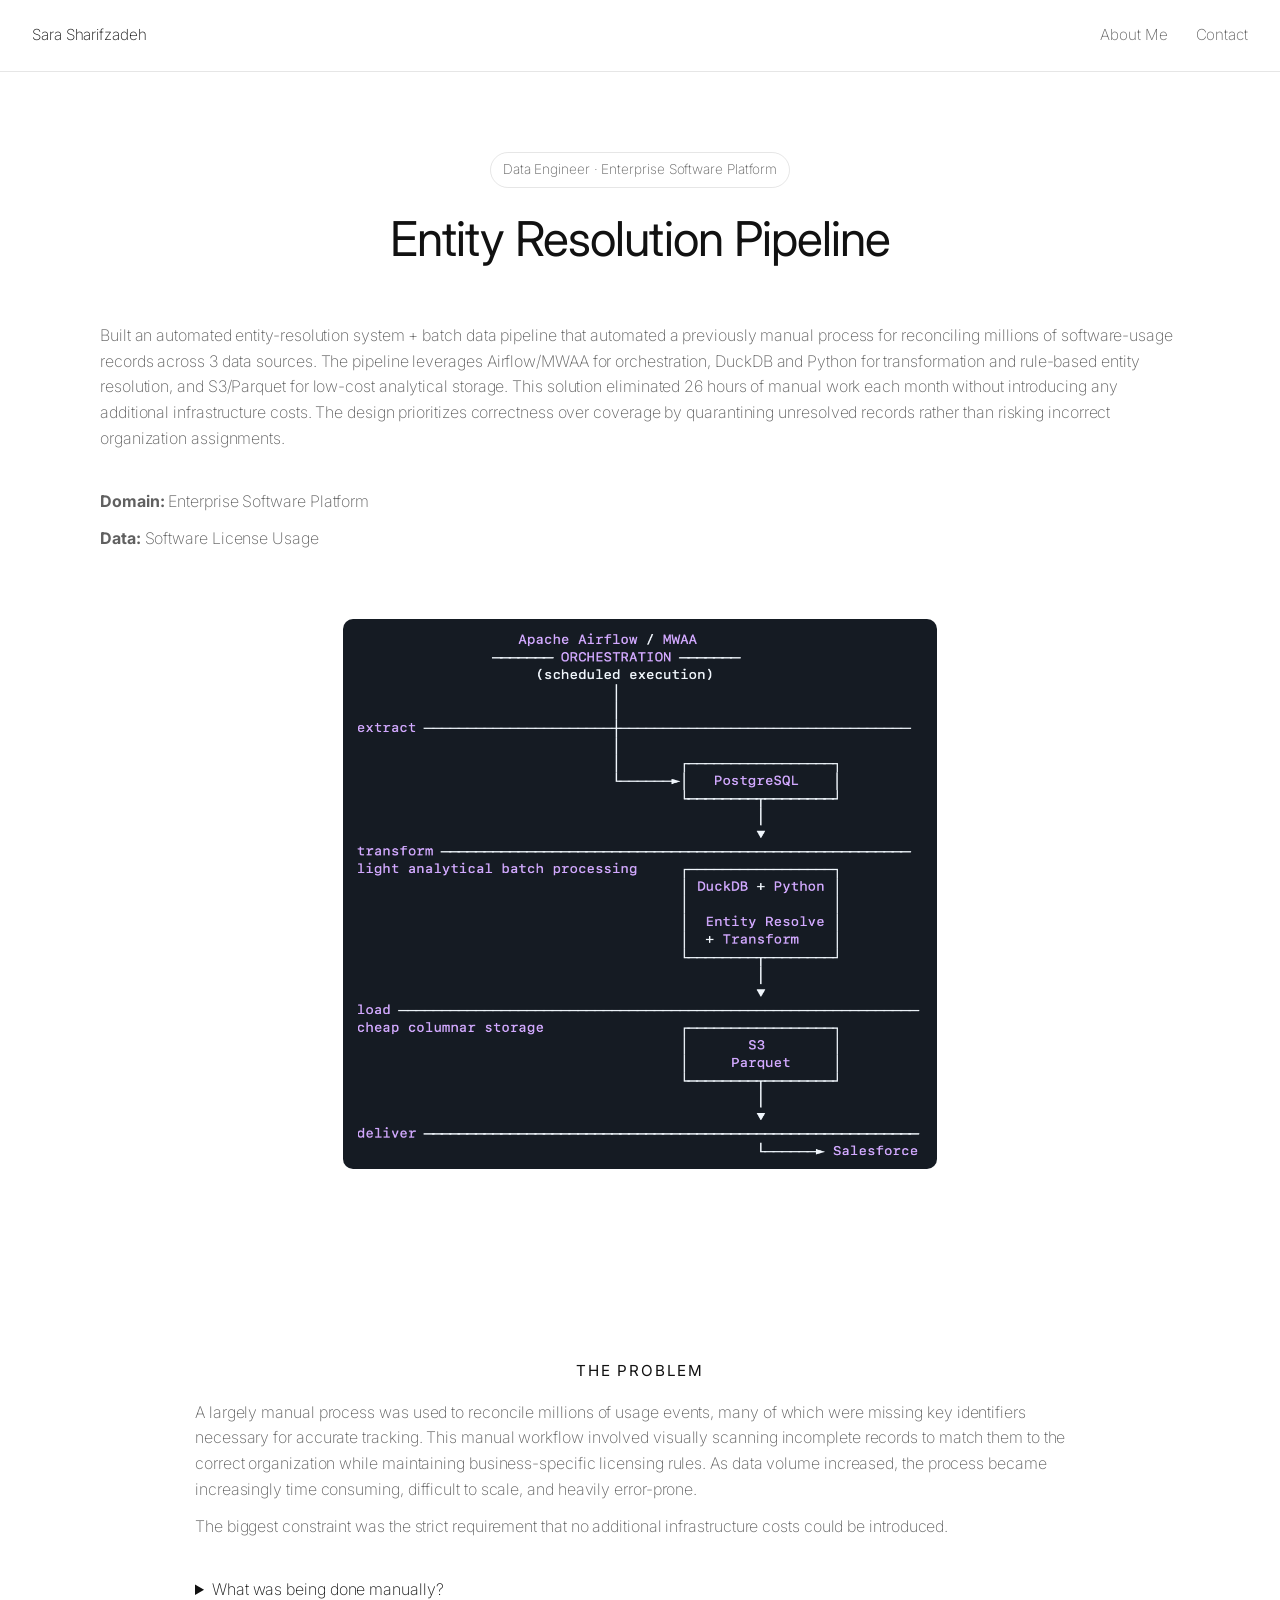
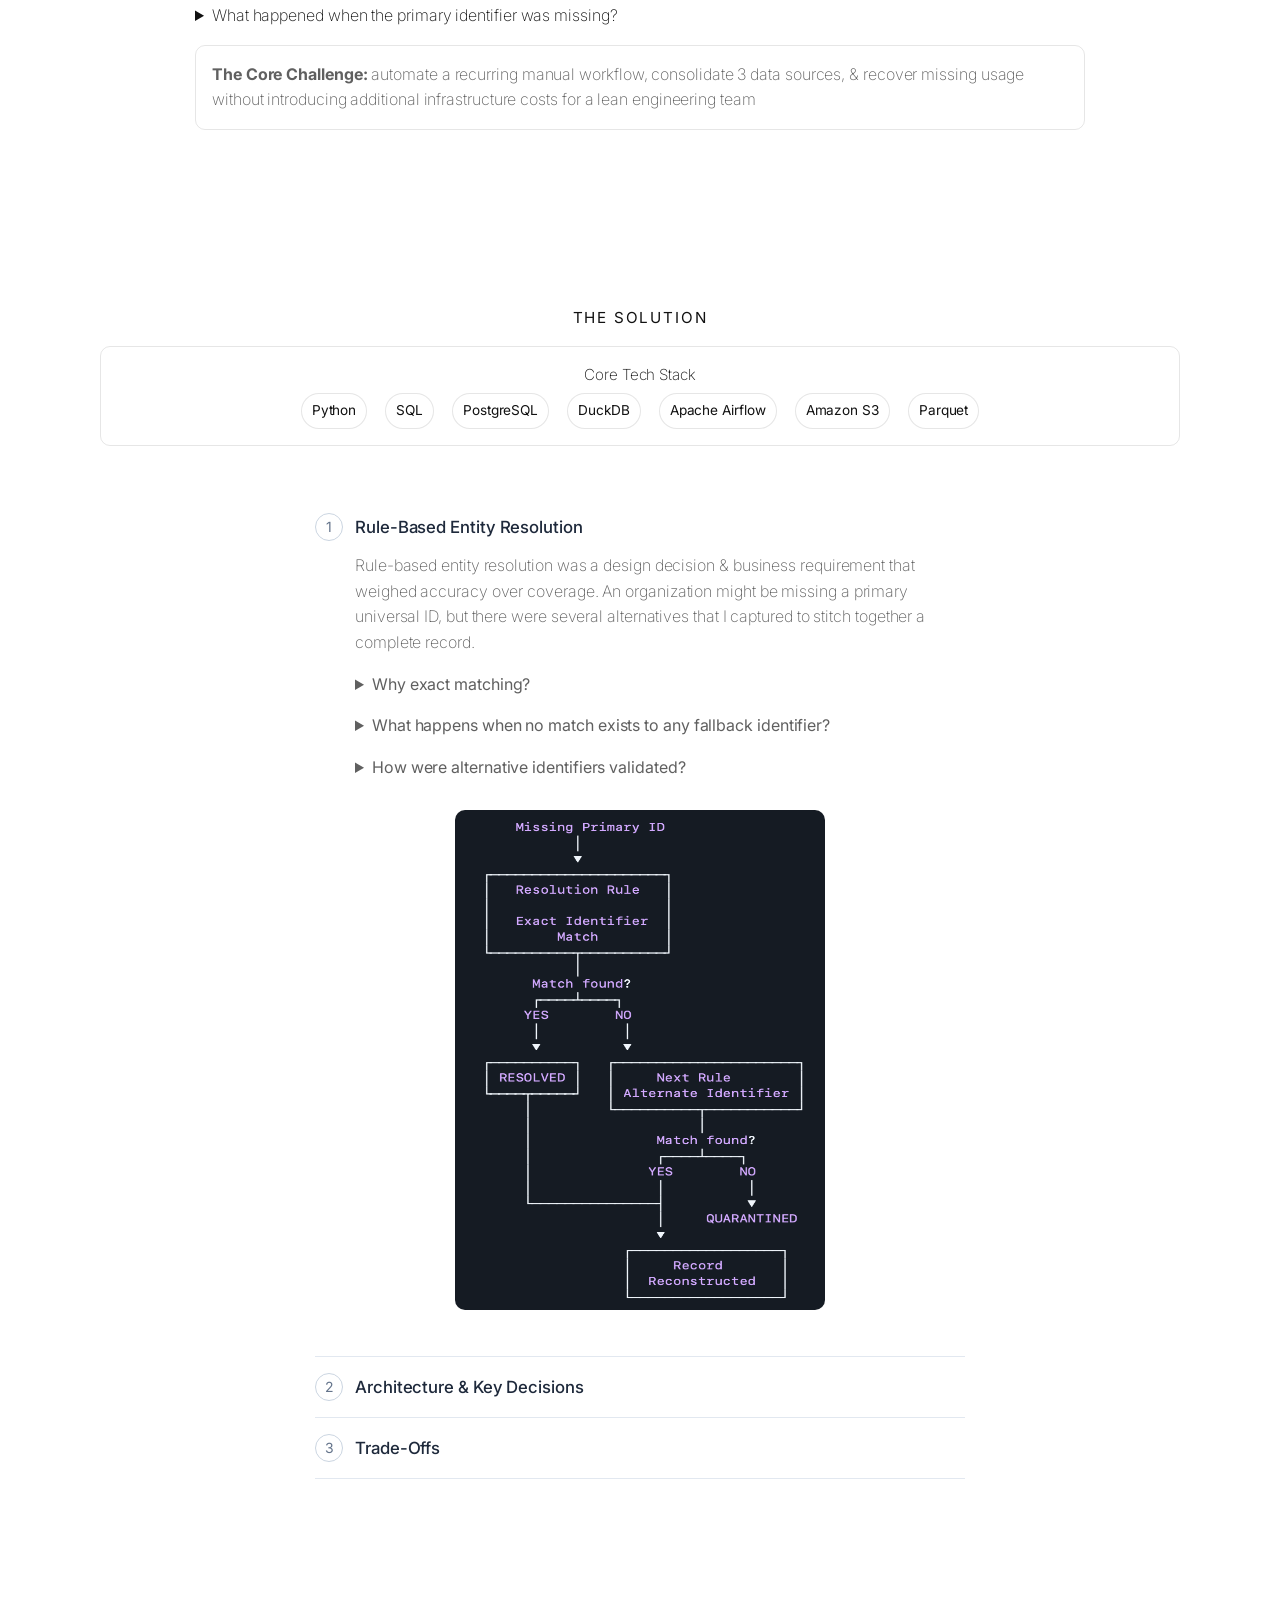
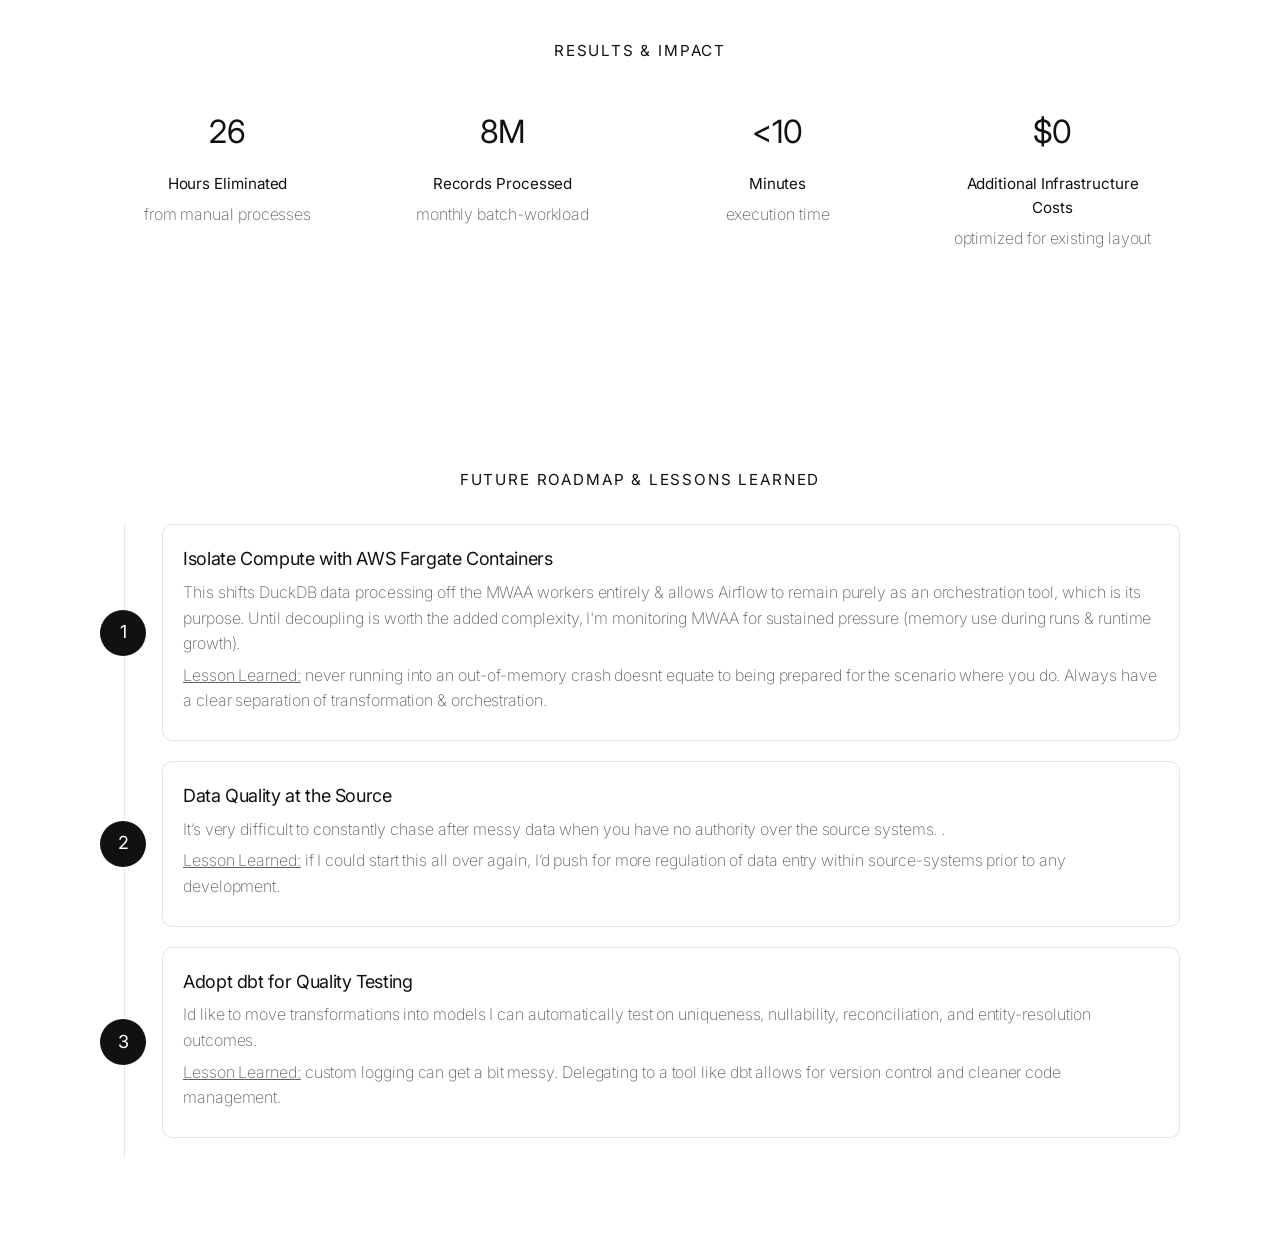
<file: here_pipe1.html>
<!DOCTYPE html>
<html lang="en">
<head>
   <META NAME="ROBOTS" CONTENT="NOINDEX, NOFOLLOW, NOIMAGEAI, NOAI, NOLLM">
    
  <link rel="stylesheet" href="style.css">
  <meta charset="UTF-8"/>
  <meta name="viewport" content="width=device-width, initial-scale=1.0"/>
  <title>Sara | Entity Pipeline</title>
  <link href="https://fonts.googleapis.com/css2?family=Inter:wght@200;400&display=swap" rel="stylesheet">
  <style>
/* ============== Design tokens (max 4 colors) ============== */
:root{--bg:#ffffff;           /* background */
  --ink:#111111;          /* primary text */
  --muted:#606060;        /* secondary text */
  --accent:#111111;       /* accent (monochrome) */

  --border: rgba(17,17,17,0.10);   
  --elev: rgba(17,17,17,0.04);     

  --radius: 10px;         /* unified radius */
  --container:1120px;

  --section-pad: 80px;    /* balanced section spacing */
  --space-md:16px;}
*{box-sizing:border-box; box-shadow:none !important}
html{scroll-behavior:smooth}
body{margin:0; background:var(--bg); color:var(--ink);
  font-family:'Inter', system-ui, -apple-system, Segoe UI, Roboto, sans-serif;
  font-size:1rem; line-height:1.6; font-weight:200; letter-spacing:-0.005em;
  padding-top:72px; -webkit-font-smoothing:antialiased; -moz-osx-font-smoothing:grayscale;}
/* ===== Typography (4 sizes, 2 weights: 200 & 400) ===== */
h1,h2,h3{margin:0 0 var(--space-md); font-weight:400; letter-spacing:-0.02em; color:var(--ink)}
h1{font-size:clamp(2.25rem,6vw,3rem); line-height:1.1}
h2{font-size:0.95rem; text-transform:uppercase; letter-spacing:0.12em}
h3{font-size:1.125rem}
ul { color: #606060; }
p{margin:0 0 var(--space-md); color:var(--muted); font-size:1rem}

.measure{max-width:89ch; margin-left:auto; margin-right:auto}
.container{max-width:var(--container); margin:0 auto; padding:0 20px}
.back-link{margin-left:auto; text-decoration:none; color:var(--muted); font-size:0.95rem; font-weight:200; position:relative}
.back-link:hover{color:var(--ink)}
.back-link::after{content:""; position:absolute; left:0; bottom:-4px; height:1px; width:0; background:var(--ink); transition:width .25s ease}
.back-link:hover::after{width:100%}
/* ===== Hero ===== */
.hero{padding:var(--section-pad) 0; border-bottom:none; text-align:center}
.project-tag{display:inline-block; margin-bottom:25px; font-size:0.85rem; color:var(--muted);
  background:transparent; border:1px solid var(--border);
  padding:6px 12px; border-radius:999px; font-weight:200}
.hero-subtitle{font-size:1rem; color:var(--muted);
  margin-top:20px; max-width:115ch; text-align:center; margin-left:auto; margin-right:auto;}
  .image{display:block; width:100%; height:auto; border-radius:var(--radius)}
/* ===== Sections ===== */
.section{padding:var(--section-pad) 0}
.section-title{text-align:center; margin-bottom:var(--space-md)}
/* ===== Grids ===== */
.two-col{display:grid; grid-template-columns:1fr 1fr; gap:36px; align-items:start}
/* ===== Problem ===== */
.problem .highlight{background:transparent; border:1px solid var(--border);
  padding:16px; border-radius:var(--radius); margin:var(--space-md) 0; color:var(--muted)}

  /* ===== Architecture-Section ===== */
/* Layout wrapper limited strictly to the architecture section */
.architecture-section .center-wrapper {
  display: flex;
  flex-direction: column;
  align-items: center;
  gap: 16px; 
  width: 100%;
}

/* ============================================================
   3. ISOLATE & FORCE STYLES FOR THE NESTED DROP-DOWN (.og-snippet)
   ============================================================ */

/* Re-apply the universal paragraph structure & baseline typography */
.architecture-section .snippet details.og-snippet {
  display: block !important;
  margin: var(--space-md) 0 var(--space-md) 40px !important; /* Indents slightly to sit cleanly under text */
  padding: 0 !important;
  width: auto !important;
  border: none !important;
}

/* Bring back the native system triangle marker */
.architecture-section .snippet details.og-snippet summary {
  display: list-item !important; /* Restores the standard list item behavior */
  list-style-type: disclosure-closed !important; /* Forces the default triangle back */
  list-style-position: inside !important;
  font-weight: 400 !important;
  font-size: 1rem !important;
  color: var(--muted) !important; /* Matches problem section color token */
  cursor: pointer;
  gap: 0 !important;
}

/* Update the marker type when open */
.architecture-section .snippet details.og-snippet[open] > summary {
  list-style-type: disclosure-open !important;
}

/* Completely strip out parent architecture snippet styles from inner p tags */
.architecture-section .snippet .og-snippet p {
  padding-left: 0 !important; 
  padding-top: 4px !important;
  margin: 0 0 var(--space-md) 0 !important; /* Re-applies the exact token style */
  color: var(--muted) !important;
  font-size: 1rem !important;
  font-weight: 200 !important;
  line-height: 1.6 !important;
}


/* Dropdown containers - FIX: added overflow hidden to prevent content peeking */
.architecture-section .snippet {
  width: 100%;
  max-width: 650px; 
  text-align: left;
  border-bottom: 1px solid #e2e8f0; 
  padding-bottom: 16px;
  overflow: hidden; /* Clears margin collapse and hides rogue inner margins */
}

/* Summary headers limited strictly to the architecture section */
.architecture-section .snippet > summary {
  display: flex;
  align-items: center;
  gap: 12px;
  font-weight: 500; 
  font-size: 1.05rem;
  color: #1e293b; 
  cursor: pointer;
  list-style: none; 
  position: relative; /* Keeps header strictly on top layer */
  z-index: 2;
}

/* Browser triangle fixes limited strictly to the architecture section */
.architecture-section .snippet summary::-webkit-details-marker {
  display: none;
}

/* Numbered circles limited strictly to the architecture section */
.architecture-section .dropdown-num {
  display: flex;
  align-items: center;
  justify-content: center;
  flex-shrink: 0;
  width: 28px;    
  height: 28px;
  border-radius: 50%;
  border: 1px solid #cbd5e1; 
  background: transparent;   
  color: #64748b;            
  font-size: 0.875rem;       
  font-weight: 400;          
}

/* Hover styles limited strictly to the architecture section */
.architecture-section .snippet:hover .dropdown-num {
  border-color: #94a3b8;
  color: #475569;
}

/* Content paragraphs - FIX: shifted margin to padding to guarantee isolation */
.architecture-section .snippet > p {
  padding-left: 40px; 
  padding-top: 12px; /* Controlled internal space instead of collapsible margin */
  margin-top: 0;     /* Strips out the breaking default browser margin */
  margin-bottom: 0;
}

.architecture-section .snippet ul {
  padding-left: 60px; 
  padding-top: 3px; /* Controlled internal space instead of collapsible margin */
  margin-top: 0;     /* Strips out the breaking default browser margin */
  margin-bottom: 0;
  color: #606060; 
}



.arch-image {
  display: block; 
  position: relative; 
  width: 85%;          /* Shrinks width from 90% to 60% to create side space */
  margin: 15px auto;   /* Centers the image and adds space to top and bottom */
  height: auto;        /* Crucial: keeps the diagram perfectly proportional */
  max-height: 475px;   /* Limits the vertical size safely */
  border-radius: var(--radius);
}

/* ===== Solution ===== */
.sol-image2 {
  display: block; 
  position: relative; 
  width: 57%;          /* Shrinks width from 90% to 60% to create side space */
  margin: 30px auto;   /* Centers the image and adds space to top and bottom */
  height: auto;        /* Crucial: keeps the diagram perfectly proportional */
  max-height: 500px;   /* Limits the vertical size safely */
  border-radius: var(--radius);
}
.sol-image {
  display: block; 
  position: relative; 
  width: 55%;          /* Shrinks width from 90% to 60% to create side space */
  margin: 30px auto;   /* Centers the image and adds space to top and bottom */
  height: auto;        /* Crucial: keeps the diagram perfectly proportional */
  max-height: 550px;   /* Limits the vertical size safely */
  border-radius: var(--radius);
}

.image-wrap{position:relative}
.main-image{width:100%; height:380px; object-fit:cover;
  border:none !important; border-radius:0 !important;}
.floating-spec{position:absolute; background:var(--bg); color:var(--muted);
  padding:8px 12px; border-radius:var(--radius); border:1px solid var(--border);
  font-size:0.85rem; font-weight:400}
.spec-1{top:-10px; right:-10px}
.spec-2{bottom:-10px; left:-10px}
.tech-stack{background:transparent; border:1px solid var(--border);
  padding:16px; border-radius:var(--radius); margin:var(--space-md) 0}
.tech-title{font-size:0.95rem; margin-bottom:8px; text-align: center;}
.tech-list{display:flex; flex-wrap:wrap; gap:18px; align-items: center; justify-content: center;}
.tech-item{background:var(--bg); border:1px solid var(--border);
  padding:6px 10px; border-radius:999px; font-size:0.85rem; font-weight:400; color:var(--ink)}
.media figcaption{font-size:0.9rem; color:var(--muted); padding:10px 12px; border-top:1px solid var(--border)}
/* ===== Timeline ===== */
.timeline{position:relative; margin-top:var(--space-md)}
.timeline::before{content:""; position:absolute; left:24px; top:0; bottom:0; width:1px; background:var(--border)}
.t-item{display:flex; align-items:center; gap:16px; margin-bottom:24px}
.t-num{flex-shrink:0; width:46px; height:46px; border-radius:999px; background:var(--ink);
  color:#fff; font-weight:400; font-size:1.125rem; display:flex; align-items:center; justify-content:center}
.t-card{flex:1; background:var(--bg); border:1px solid var(--border);
  padding:20px; border-radius:var(--radius); font-size:0.85rem}
.t-card p{margin:0 0 var(--space-md); color:var(--muted); font-size:1rem}
.t-p{margin:0 0 var(--space-md); color:var(--muted); font-size:1rem} 

  /* ===== Stats ===== */
.grid-4{grid-template-columns:1fr 1fr 1fr 1fr}
.grid-2,.grid-3,.grid-4{grid-template-columns:1fr}
.stat-card{text-align:center; padding:24px; background:var(--bg); border-radius:var(--radius);}
.stat-number{font-size:2rem; font-weight:400; color:var(--ink); margin-bottom:8px}
.stat-label{font-size:0.9rem; color:var(--muted); text-transform:uppercase; letter-spacing:0.05em}
/* ===== Results ===== */
.results-grid{display:grid; grid-template-columns:repeat(auto-fit,minmax(240px,1fr)); gap:20px; margin-top:var(--space-md)}
.result-card{background:var(--bg); 
  padding:24px 20px; border-radius:var(--radius); text-align:center;}
.result-icon{width:56px; height:56px; border-radius:999px; font-size:2rem; font-weight:400; color:var(--ink); margin-bottom:8px;
  display:grid; place-items:center; margin:0 auto 12px; }
.result-title{font-size:0.95rem; font-weight:400; color:var(--ink); margin-bottom:4px}
.result-desc{color:var(--muted); font-size:1rem}


/* ===== Code Block ===== */
.snippet pre { max-width: 100%; margin: 0; padding: 16px; background: #0d1117; color: #c9d1d9; border: 1px solid #30363d; border-radius: 6px; overflow-x: auto; font: 14px/1.45 ui-monospace, SFMono-Regular, Menlo, Consolas, monospace; white-space: pre; } .snippet pre code { display: block; background: none; padding: 0; margin: 0; color: inherit; font: inherit; }



/* ===== CTA ===== */
.cta{text-align:center; padding:var(--section-pad) 0; border-top:1px solid var(--border)}
.btn{display:inline-block; background:var(--accent); color:#fff; padding:12px 22px; border-radius:999px; border:1px solid var(--accent); font-weight:400; text-decoration:none}
.btn:hover{opacity:.9}
/* ===== Motion ===== */
.fade-in{opacity:0; transform:translateY(16px); transition:opacity .6s ease, transform .6s ease}
.fade-in.visible{opacity:1; transform:translateY(0)}
.slide-left{opacity:0; transform:translateX(-28px); transition:opacity .6s ease, transform .6s ease}
.slide-left.visible{opacity:1; transform:translateX(0)}
.slide-right{opacity:0; transform:translateX(28px); transition:opacity .6s ease, transform .6s ease}
.slide-right.visible{opacity:1; transform:translateX(0)}
@media (max-width:900px){.two-col{grid-template-columns:1fr; gap:20px}
.main-image{height:320px}
.l-grid{grid-template-columns:1fr}
}

@media (prefers-reduced-motion:reduce){.fade-in,.slide-left,.slide-right{transition:none; transform:none; opacity:1}
html{scroll-behavior:auto}
}

a:focus-visible,button:focus-visible{outline:2px solid var(--ink); outline-offset:2px}
/* ===== Vertical Rhythm Tightening ===== */

/* Headings */
h1, h2, h3{margin-bottom: 12px;}
/* was 16–20px */

/* Paragraphs */
p{margin-bottom: 12px;}
/* Subsection titles inside sections */
.section-title{margin-bottom: 16px;}
/* Component spacing inside sections */
.problem .highlight,
.tech-stack,
.media-grid,
.results-grid,
.timeline,
.l-grid{margin-top: 16px;}
/* Cards inner headings */
.t-card h3,
.t-card p,
.result-title,
.l-card h3,
.tech-title{margin-bottom: 6px;}
/* Timeline items spacing */
.t-item{margin-bottom: 20px;}
/* Results → Learnings extra gap for hierarchy */
.section.results{padding-bottom: calc(var(--section-pad) + 20px);}
/* Make sure all sections use same base padding */
.section,
.learnings,
.cta{padding: var(--section-pad) 0;}

</style>
</head>
<body>
<header>
  <div class="logo"><a href="index.html" style="text-decoration: none; color: inherit;">Sara Sharifzadeh</a></div>
  <nav>
    <a href="about.html">About Me</a>
    <a href="contact.html">Contact</a>
  </nav>
</header>


  <!-- Hero -->
  <section class="hero">
    <div class="container">
      <span class="project-tag">Data Engineer · Enterprise Software Platform </span>
      <h1>Entity Resolution Pipeline </h1>
      <br>
      <p class="hero-subtitle measure" style="text-align: left;">
       Built an automated entity-resolution system + batch data pipeline that automated a previously manual process for reconciling millions of software-usage records across 3 data sources. The pipeline leverages Airflow/MWAA for orchestration, DuckDB and Python for transformation and rule-based entity resolution, and S3/Parquet for low-cost analytical storage. This solution eliminated 26 hours of manual work each month without introducing any additional infrastructure costs. The design prioritizes correctness over coverage by quarantining unresolved records rather than risking incorrect organization assignments.
      </p>
      <br>
      <p style="text-align: left;"><strong>Domain:</strong> Enterprise Software Platform</p>
      <p style="text-align: left;"><strong>Data:</strong> Software License Usage</p>
      <br>
        <div>
          <img 
            src="images/pipeline1-entity/pipe_1.png"
            alt="pipeline-diagram"
            class="sol-image"
            loading="lazy" decoding="async">
        </div>  
    </div>
  </section>



  <!-- Problem -->
  <section class="section problem">
    <div class="container">
      <h2 class="section-title fade-in">The Problem</h2>
        <div>
          <div class="measure">
            <p>
             A largely manual process was used to reconcile millions of usage events, many of which were missing key identifiers necessary for accurate tracking. This manual workflow involved visually scanning incomplete records to match them to the correct organization while maintaining business-specific licensing rules. As data volume increased, the process became increasingly time consuming, difficult to scale, and heavily error-prone.
            </p>
            <p>The biggest constraint was the strict requirement that no additional infrastructure costs could be introduced. </p>
            <br>
            <div>
              <details class="snippet fade-in">
              <summary>What was being done manually?</summary>
                <br>
                <p>Software usage & licensing telemetry were manually aggregated on a monthly basis. There were 3 sources of data maintained separately, with inconsistencies across each (Database, Salesforce, Spreadsheets).</p>
                <p>In addition, the 3 sources of data were not synced. The transfer of information was done via copy-paste or new custom entry for every single record, resulting in poor data quality at the source. So for example,
                  <ul>
                    
                    <li>Database: License Key A’s Organization Name = </li>
                     <ul><li>“Domino’s Pizza”</li></ul>
                   <li>Salesforce: License Key A’s Organization Name =  </li>
                    <ul><li>“DOMINOS PIZZA (XYZ Contract)”</li></ul>
                  </ul>

                </p>
              </details>
              <details class="snippet fade-in">
              <summary>What happened when the primary identifier was missing?</summary>
              <br>  
              <p>When the primary universal identifier (license key) was missing, the record was also manually processed by visually scanning the dataset for alternative identifiers. As volume increased, this resulted in growing manual effort.</p>
              </details>
            </div>
            <div class="highlight">
              <strong>The Core Challenge:</strong> automate a recurring manual workflow, consolidate 3 data sources, & recover missing usage without introducing additional infrastructure costs for a lean engineering team
            </div>
          </div>
        </div>
    </div>
  </section>

    <!-- Solution (NEW)-->
  <section class="section solution">
    <div class="container">
      <h2 class="section-title fade-in">The Solution</h2>
          <div class="tech-stack">
            <div class="tech-title">Core Tech Stack</div>
              <div class="tech-list">
                <span class="tech-item">Python</span>
                <span class="tech-item">SQL</span>
                <span class="tech-item">PostgreSQL</span>
                <span class="tech-item">DuckDB</span>
                <span class="tech-item">Apache Airflow</span>
                <span class="tech-item">Amazon S3</span>
                <span class="tech-item">Parquet</span>
              </div>
          </div>
        <br></br>
        <!-- Unique wrapping section container added here -->
        <section class="architecture-section">

          <div class="center-wrapper">
            
            <details class="snippet fade-in" open>
              <summary><span class="dropdown-num">1</span> Rule-Based Entity Resolution</summary>
                  <p>Rule-based entity resolution was a design decision & business requirement that weighed accuracy over coverage. An organization might be missing a primary universal ID, but there were several alternatives that I captured to stitch together a complete record. </p>
                  <details class="og-snippet fade-in">
                    <summary>Why exact matching?</summary>
                    <p>The final output feeds downstream usage reporting. An incorrect assignment (false positive) was more destructive than leaving a record unresolved. Exact-match rules were only made on validated identifiers, which were known to be unique. </p>
                  </details>
                  <details class="og-snippet fade-in">
                    <summary>What happens when no match exists to any fallback identifier?</summary>
                    <p>A record without any matches is never assigned to an organization. It is separated from reconstructed records in it's own table and never enters the next phase of the pipeline. </p>
                  </details>
                  <details class="og-snippet fade-in">
                    <summary>How were alternative identifiers validated?</summary>
                    <p>Alternative identifiers consisted of unique app manifests (custom by org), app uuids, and network IP ranges. They were often used in combination. </p>
                    <p>They were validated with solutions engineers, and even brought to the organization themselves for review.</p>
                  </details>
                  <img 
                    src="images/pipeline1-entity/entity.png"
                    alt="add image of rule entity resolution"
                    class="sol-image2"
                    loading="lazy" decoding="async">
            </details>
            <details class="snippet fade-in">
              <summary><span class="dropdown-num">2</span> Architecture & Key Decisions</summary>
                 <p><strong>Architecture Constraints</strong></p>  
                  <p>
                    <ul>
                      <li>Scale: process ~8 million records per monthly reporting period.</li>
                      <li>Cost: Eliminate the manual workflow with <u>no additional infrastructure spend.</u></li>
                      <li>Existing Infrastructure: Build around PostgreSQL and S3, which were already available.</li>
                      <li>Automation: make the workflow repeatable, scheduled, and automated.</li>
                    </ul>
                  </p>
                  
                  <p><strong>Pipeline Stages</strong></p>
                  <img 
                    src="images/pipeline1-entity/stage.png"
                    alt="architecture diagram large one or small one "
                    class="arch-image"
                    loading="lazy" decoding="async">
                  
                  <p><strong>Key Decisions</strong></p>
                    <details class="og-snippet fade-in" open> <summary>1. DuckDB for Batch Processing</summary>
                       <p>DuckDB was well suited to local analytical batch processing and enabled me to perform the transformations I needed, quickly. This was sufficient for the current monthly batch workload. For this reason, I wasn’t able to justify adding and operating a separate distributed processing tool like Apache Spark to our infrastructure. </p>
                    </details>
                    <details class="og-snippet fade-in"> <summary>2. Airflow / MWAA  over Cron</summary>
                       <p>The monthly workflow needed to replace manual execution with a repeatable process. I wanted to be able to manage task dependencies, retries, scheduling, and pipeline failures as the workflow grew. </p>
                     
                    
                    </details>
                    <details class="og-snippet fade-in"> <summary>3. Quarantine Unresolved Records</summary>
                       <p>False positives were more damaging than leaving records unresolved. Only validated matches reach downstream reporting, while ambiguous records remain isolated for review. </p>
                    </details>
                 

            </details>

            <details class="snippet fade-in">
              <summary><span class="dropdown-num">3</span> Trade-Offs </summary>
              <p>This project wasn’t intending to drastically modernize our current setup. My goal was to eliminate a recurring manual process under a strict set of constraints. With that said, I would make several changes if I could do it all again</p>
                  <details class="og-snippet fade-in"> <summary>What are the known limitations?</summary>
                  <p>As it stands the execution time for <u>8 million records has been consistently under 10 minutes</u>, which is decent for our scale. Our MWAA configuration is structured for handling large workload bursts.  </p>
                  <p> However, it would fail at a few points:
                    <ul>
                      <li>Volume Skyrocketed: if the volume of data were to double, this could push workers over the RAM threshold, triggering an immediate AWS out-of-memory container kill </li>
                      <li>Schema Expansion: in the case that several new columns were necessary for processing, the memory per row would increase, causing a crash at a lower row count</li>
                      <li>Concurrent DAGs: if other airflow tasks were to run on the same worker at the exact same time, the combined memory usage could crash the pipeline</li>
                    </ul>
                    <p>For this reason, compute isolation is the first proposed evolution as workload requirements grow.</p>
                  </p>
                </details>
              
              <p><strong>Trade-Offs</strong></p> 
                  <img src="images/pipeline1-entity/tradeoff.png"
                    alt="trade-offs table "
                    class="arch-image"
                    loading="lazy" decoding="async">
            </details>
          </div>
      </section> 
    </div>
  </section>


 <!-- Results -->
  <section class="section results">
    <div class="container">
      <h2 class="section-title fade-in">Results & Impact</h2>
      <div class="results-grid">
        <div class="result-card fade-in">
          <div class="result-icon">26</div>
          <div class="result-title">Hours Eliminated</div>
          <p class="result-desc">from manual processes</p>
        </div>
        <div class="result-card fade-in">
          <div class="result-icon">8M</div>
          <div class="result-title">Records Processed</div>
          <p class="result-desc">monthly batch-workload</p>
        </div>
        <div class="result-card fade-in">
          <div class="result-icon"> &lt;10</div>
          <div class="result-title">Minutes</div>
          <p class="result-desc">execution time</p>
        </div>
        <div class="result-card fade-in">
          <div class="result-icon">$0</div>
          <div class="result-title">Additional Infrastructure Costs</div>
          <p class="result-desc">optimized for existing layout</p>
        </div>
      </div>
    </div>
  </section>


  <!-- Future Roadmap -->
  <section class="section process" id="process">
    <div class="container">
      <h2 class="section-title fade-in">Future Roadmap & Lessons Learned</h2>

      <div style="display:flex; gap:24px; align-items:flex-start; flex-wrap:wrap;">

        <!-- Timeline on the left -->
        <div class="timeline" style="flex:1;">
          <div class="t-item fade-in">
            <div class="t-num">1</div>
            <div class="t-card">
              <h3>Isolate Compute with AWS Fargate Containers</h3>
              <p>This shifts DuckDB data processing off the MWAA workers entirely & allows Airflow to remain purely as an orchestration tool, which is its purpose.
               Until decoupling is worth the added complexity, I'm monitoring MWAA for sustained pressure (memory use during runs & runtime growth).</p>
              <p><u>Lesson Learned:</u> never running into an out-of-memory crash doesnt equate to being prepared for the scenario where you do. Always have a clear separation of transformation & orchestration. </p>
            </div>
          </div>
          <div class="t-item fade-in">
            <div class="t-num">2</div>
            <div class="t-card">
              <h3>Data Quality at the Source </h3>
              <p>It’s very difficult to constantly chase after messy data when you have no authority over the source systems. .</p>
              <p><u>Lesson Learned:</u> if I could start this all over again, I’d push for more regulation of data entry within source-systems prior to any development. </p>
            </div>
          </div>
          <div class="t-item fade-in">
            <div class="t-num">3</div>
            <div class="t-card">
              <h3>Adopt dbt for Quality Testing</h3>
              <p> Id like to move transformations into models I can automatically test on uniqueness, nullability, reconciliation, and entity-resolution outcomes. </p>
              <p><u>Lesson Learned:</u> custom logging can get a bit messy. Delegating to a tool like dbt allows for version control and cleaner code management.</p>
            </div>
          </div>
        </div>
         </section>




         

  <script>
    // reveal on scroll
    const observer = new IntersectionObserver((entries)=>{
      entries.forEach(e=>{ if(e.isIntersecting) e.target.classList.add('visible'); });
    },{threshold:0.1,rootMargin:'0px 0px -60px 0px'});
    document.querySelectorAll('.fade-in,.slide-left,.slide-right').forEach(el=>observer.observe(el));

    // header elevation
    const header=document.querySelector('header');
    addEventListener('scroll',()=>{
      const y=window.pageYOffset||document.documentElement.scrollTop;
      header.style.boxShadow = y>96?'0 2px 18px rgba(17,17,17,0.08)':'none';
      header.style.background = y > 96? 'rgba(255,255,255,0.90)': 'rgba(255,255,255,0.75)'
    });

    // stagger timeline
    const items=document.querySelectorAll('.t-item');
    const tObs=new IntersectionObserver((ents)=>{
      ents.forEach((entry,idx)=>{
        if(entry.isIntersecting) setTimeout(()=>entry.target.classList.add('visible'), idx*120);
      });
    },{threshold:0.5});
    items.forEach(i=>tObs.observe(i));
  </script>
</body>
</html>
</file>
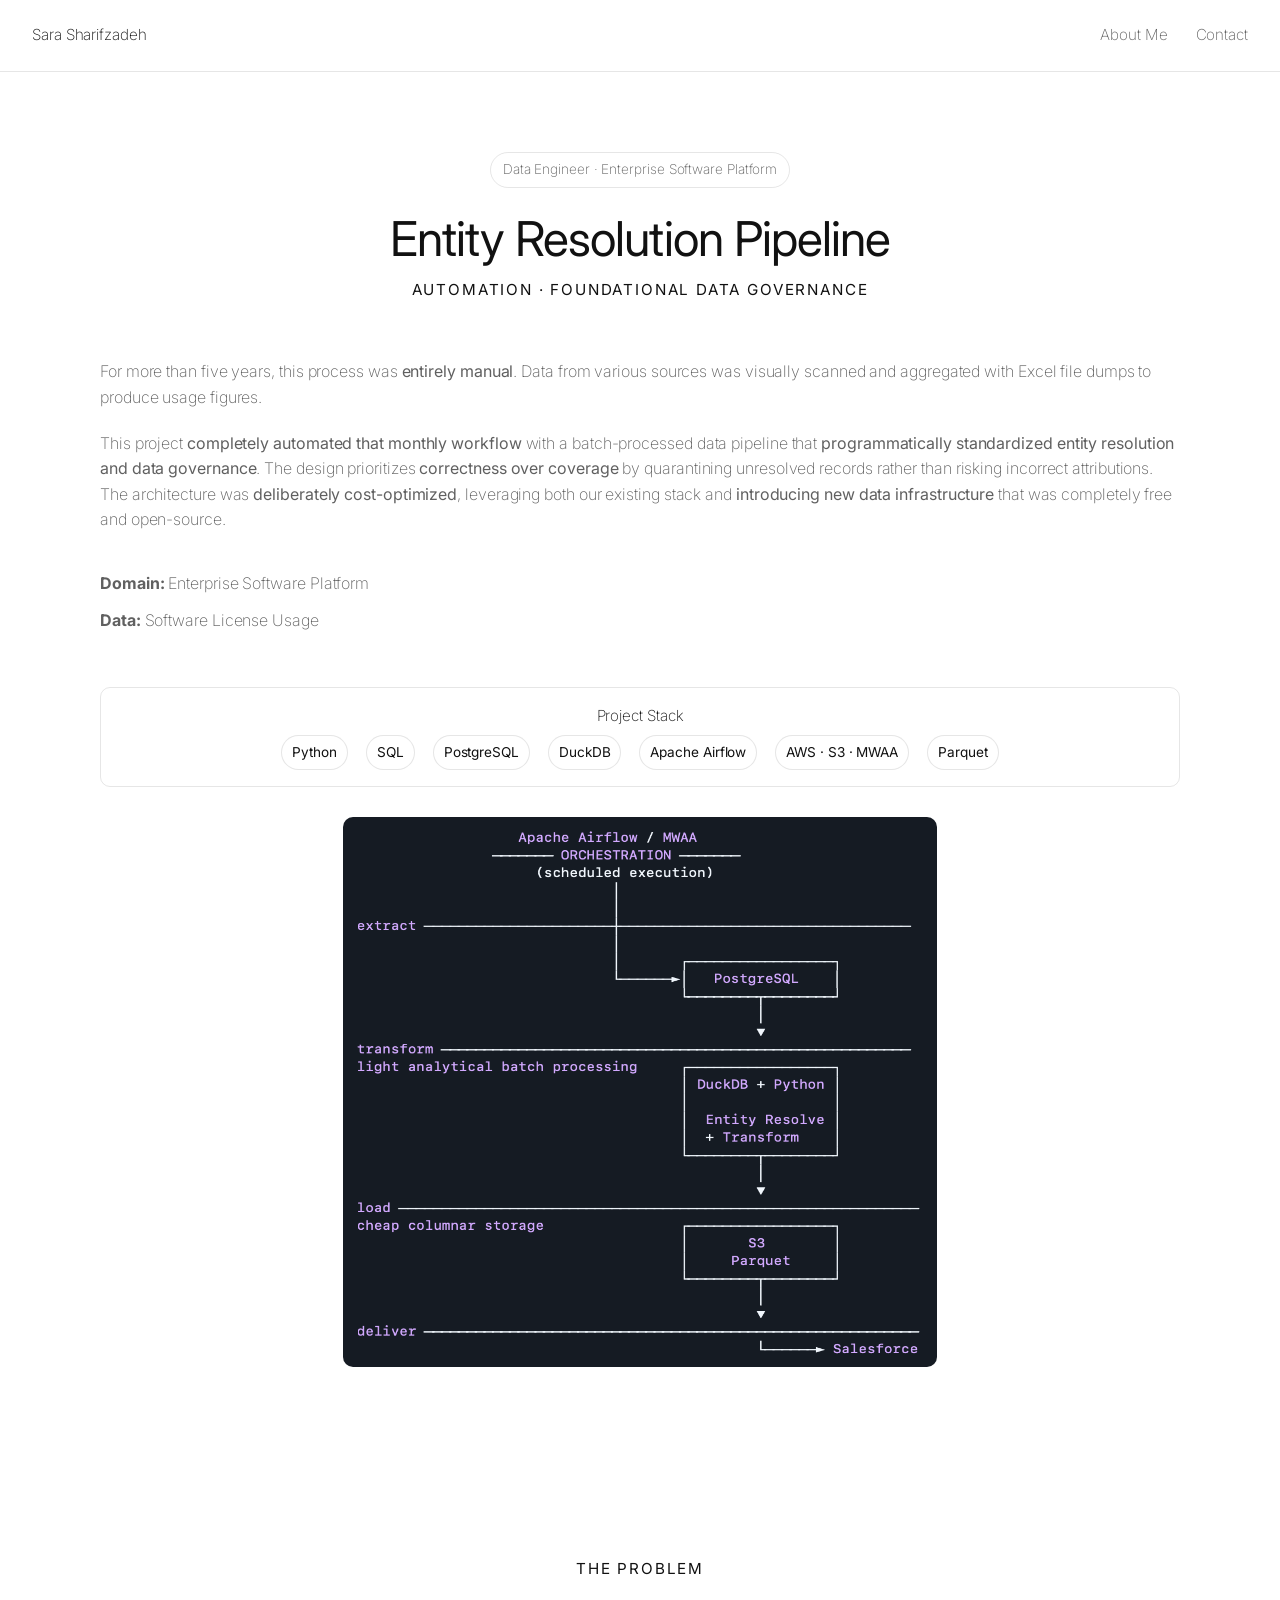
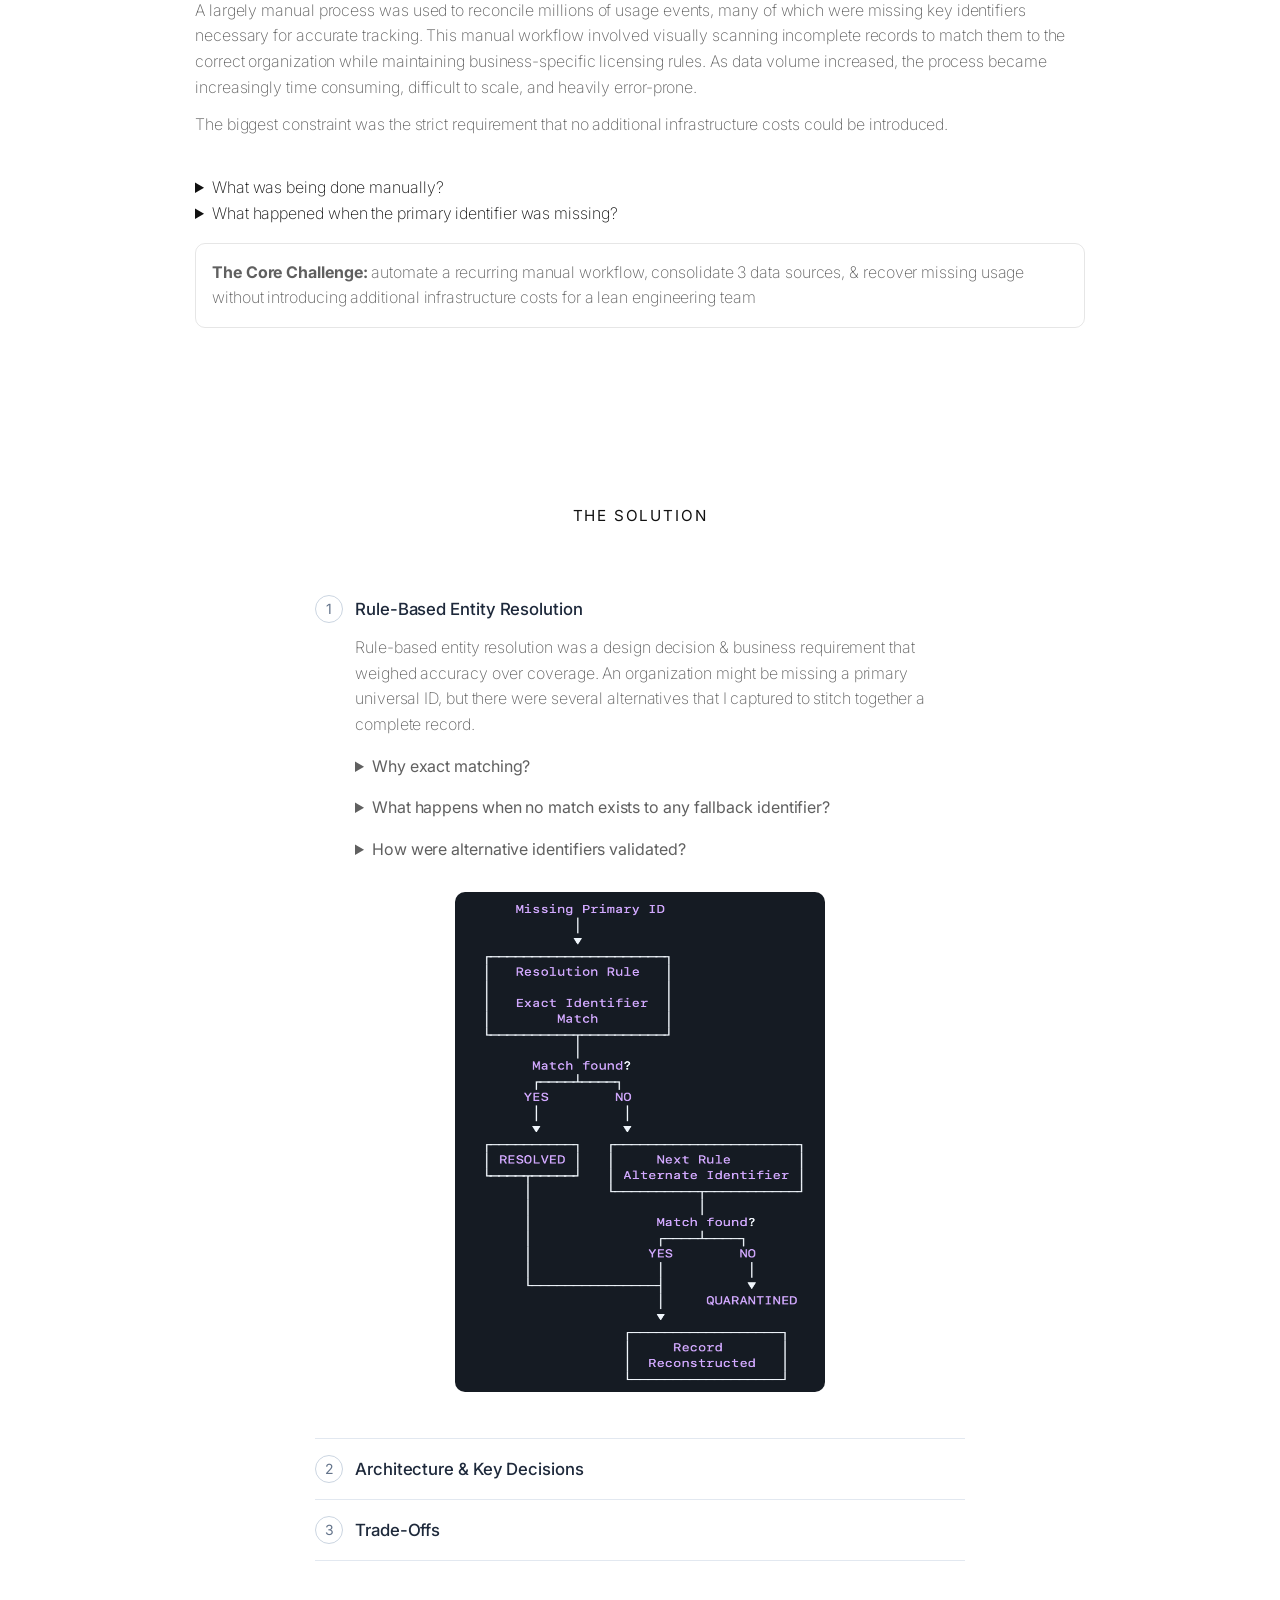
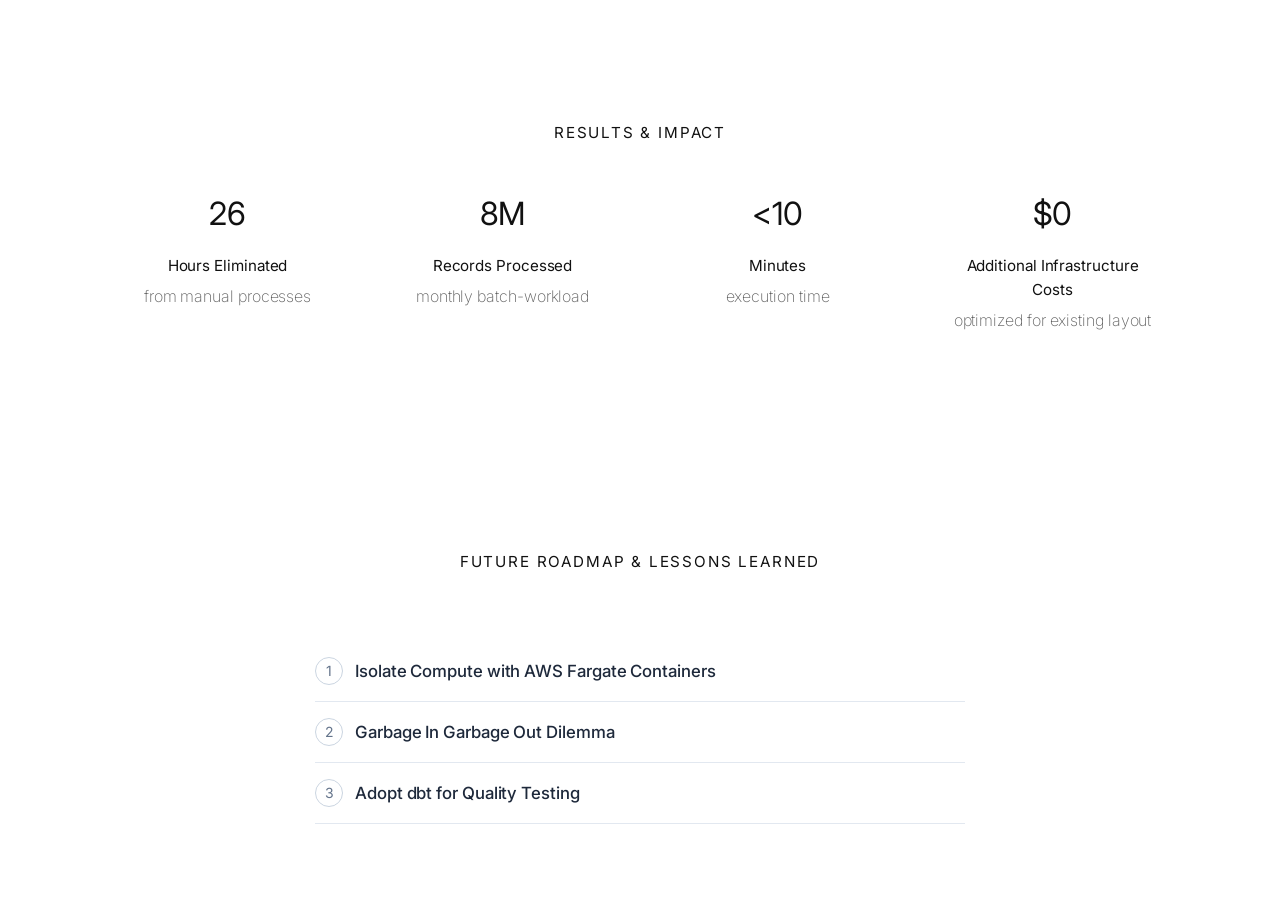
<file: pipe1.html>
<!DOCTYPE html>
<html lang="en">
<head>
   <META NAME="ROBOTS" CONTENT="NOINDEX, NOFOLLOW, NOIMAGEAI, NOAI, NOLLM">
    
  <link rel="stylesheet" href="style.css">
  <meta charset="UTF-8"/>
  <meta name="viewport" content="width=device-width, initial-scale=1.0"/>
  <title>Sara | Entity Pipeline</title>
  <link href="https://fonts.googleapis.com/css2?family=Inter:wght@200;400&display=swap" rel="stylesheet">
  <style>
/* ============== Design tokens (max 4 colors) ============== */
:root{--bg:#ffffff;           /* background */
  --ink:#111111;          /* primary text */
  --muted:#606060;        /* secondary text */
  --accent:#111111;       /* accent (monochrome) */

  --border: rgba(17,17,17,0.10);   
  --elev: rgba(17,17,17,0.04);     

  --radius: 10px;         /* unified radius */
  --container:1120px;

  --section-pad: 80px;    /* balanced section spacing */
  --space-md:16px;}
*{box-sizing:border-box; box-shadow:none !important}
html{scroll-behavior:smooth}
body{margin:0; background:var(--bg); color:var(--ink);
  font-family:'Inter', system-ui, -apple-system, Segoe UI, Roboto, sans-serif;
  font-size:1rem; line-height:1.6; font-weight:200; letter-spacing:-0.005em;
  padding-top:72px; -webkit-font-smoothing:antialiased; -moz-osx-font-smoothing:grayscale;}
/* ===== Typography (4 sizes, 2 weights: 200 & 400) ===== */
h1,h2,h3{margin:0 0 var(--space-md); font-weight:400; letter-spacing:-0.02em; color:var(--ink)}
h1{font-size:clamp(2.25rem,6vw,3rem); line-height:1.1}
h2{font-size:0.95rem; text-transform:uppercase; letter-spacing:0.12em}
h3{font-size:1.125rem}
ul { color: #606060; }
p{margin:0 0 var(--space-md); color:var(--muted); font-size:1rem}

.measure{max-width:89ch; margin-left:auto; margin-right:auto}
.container{max-width:var(--container); margin:0 auto; padding:0 20px}
.back-link{margin-left:auto; text-decoration:none; color:var(--muted); font-size:0.95rem; font-weight:200; position:relative}
.back-link:hover{color:var(--ink)}
.back-link::after{content:""; position:absolute; left:0; bottom:-4px; height:1px; width:0; background:var(--ink); transition:width .25s ease}
.back-link:hover::after{width:100%}
/* ===== Hero ===== */
.hero{padding:var(--section-pad) 0; border-bottom:none; text-align:center}
.project-tag{display:inline-block; margin-bottom:25px; font-size:0.85rem; color:var(--muted);
  background:transparent; border:1px solid var(--border);
  padding:6px 12px; border-radius:999px; font-weight:200}
.hero-subtitle{font-size:1rem; color:var(--muted);
  margin-top:20px; max-width:115ch; text-align:center; margin-left:auto; margin-right:auto;}
  .hero-subtitle strong {
  font-weight: 400; /* Lowers the heavy 700 bold down to a cleaner medium weight */
}
.image{display:block; width:100%; height:auto; border-radius:var(--radius)}

/* ===== Sections ===== */
.section{padding:var(--section-pad) 0}
.section-title{text-align:center; margin-bottom:var(--space-md)}
/* ===== Grids ===== */
.two-col{display:grid; grid-template-columns:1fr 1fr; gap:36px; align-items:start}
/* ===== Problem ===== */
.problem .highlight{background:transparent; border:1px solid var(--border);
  padding:16px; border-radius:var(--radius); margin:var(--space-md) 0; color:var(--muted)}

  /* ===== Architecture-Section ===== */
/* Layout wrapper limited strictly to the architecture section */
.architecture-section .center-wrapper {
  display: flex;
  flex-direction: column;
  align-items: center;
  gap: 16px; 
  width: 100%;
}

/* ============================================================
   3. ISOLATE & FORCE STYLES FOR THE NESTED DROP-DOWN (.og-snippet)
   ============================================================ */

/* Re-apply the universal paragraph structure & baseline typography */
.architecture-section .snippet details.og-snippet {
  display: block !important;
  margin: var(--space-md) 0 var(--space-md) 40px !important; /* Indents slightly to sit cleanly under text */
  padding: 0 !important;
  width: auto !important;
  border: none !important;
}

/* Bring back the native system triangle marker */
.architecture-section .snippet details.og-snippet summary {
  display: list-item !important; /* Restores the standard list item behavior */
  list-style-type: disclosure-closed !important; /* Forces the default triangle back */
  list-style-position: inside !important;
  font-weight: 400 !important;
  font-size: 1rem !important;
  color: var(--muted) !important; /* Matches problem section color token */
  cursor: pointer;
  gap: 0 !important;
}

/* Update the marker type when open */
.architecture-section .snippet details.og-snippet[open] > summary {
  list-style-type: disclosure-open !important;
}

/* Completely strip out parent architecture snippet styles from inner p tags */
.architecture-section .snippet .og-snippet p {
  padding-left: 0 !important; 
  padding-top: 4px !important;
  margin: 0 0 var(--space-md) 0 !important; /* Re-applies the exact token style */
  color: var(--muted) !important;
  font-size: 1rem !important;
  font-weight: 200 !important;
  line-height: 1.6 !important;
}


/* Dropdown containers - FIX: added overflow hidden to prevent content peeking */
.architecture-section .snippet {
  width: 100%;
  max-width: 650px; 
  text-align: left;
  border-bottom: 1px solid #e2e8f0; 
  padding-bottom: 16px;
  overflow: hidden; /* Clears margin collapse and hides rogue inner margins */
}

/* Summary headers limited strictly to the architecture section */
.architecture-section .snippet > summary {
  display: flex;
  align-items: center;
  gap: 12px;
  font-weight: 500; 
  font-size: 1.05rem;
  color: #1e293b; 
  cursor: pointer;
  list-style: none; 
  position: relative; /* Keeps header strictly on top layer */
  z-index: 2;
}

/* Browser triangle fixes limited strictly to the architecture section */
.architecture-section .snippet summary::-webkit-details-marker {
  display: none;
}

/* Numbered circles limited strictly to the architecture section */
.architecture-section .dropdown-num {
  display: flex;
  align-items: center;
  justify-content: center;
  flex-shrink: 0;
  width: 28px;    
  height: 28px;
  border-radius: 50%;
  border: 1px solid #cbd5e1; 
  background: transparent;   
  color: #64748b;            
  font-size: 0.875rem;       
  font-weight: 400;          
}

/* Hover styles limited strictly to the architecture section */
.architecture-section .snippet:hover .dropdown-num {
  border-color: #94a3b8;
  color: #475569;
}

/* Content paragraphs - FIX: shifted margin to padding to guarantee isolation */
.architecture-section .snippet > p {
  padding-left: 40px; 
  padding-top: 12px; /* Controlled internal space instead of collapsible margin */
  margin-top: 0;     /* Strips out the breaking default browser margin */
  margin-bottom: 0;
}

.architecture-section .snippet ul {
  padding-left: 60px; 
  padding-top: 3px; /* Controlled internal space instead of collapsible margin */
  margin-top: 0;     /* Strips out the breaking default browser margin */
  margin-bottom: 0;
  color: #606060; 
}



.arch-image {
  display: block; 
  position: relative; 
  width: 85%;          /* Shrinks width from 90% to 60% to create side space */
  margin: 15px auto;   /* Centers the image and adds space to top and bottom */
  height: auto;        /* Crucial: keeps the diagram perfectly proportional */
  max-height: 475px;   /* Limits the vertical size safely */
  border-radius: var(--radius);
}

/* ===== Solution ===== */
.sol-image2 {
  display: block; 
  position: relative; 
  width: 57%;          /* Shrinks width from 90% to 60% to create side space */
  margin: 30px auto;   /* Centers the image and adds space to top and bottom */
  height: auto;        /* Crucial: keeps the diagram perfectly proportional */
  max-height: 500px;   /* Limits the vertical size safely */
  border-radius: var(--radius);
}
.sol-image {
  display: block; 
  position: relative; 
  width: 55%;          /* Shrinks width from 90% to 60% to create side space */
  margin: 30px auto;   /* Centers the image and adds space to top and bottom */
  height: auto;        /* Crucial: keeps the diagram perfectly proportional */
  max-height: 550px;   /* Limits the vertical size safely */
  border-radius: var(--radius);
}

.image-wrap{position:relative}
.main-image{width:100%; height:380px; object-fit:cover;
  border:none !important; border-radius:0 !important;}
.floating-spec{position:absolute; background:var(--bg); color:var(--muted);
  padding:8px 12px; border-radius:var(--radius); border:1px solid var(--border);
  font-size:0.85rem; font-weight:400}
.spec-1{top:-10px; right:-10px}
.spec-2{bottom:-10px; left:-10px}
.tech-stack{background:transparent; border:1px solid var(--border);
  padding:16px; border-radius:var(--radius); margin:var(--space-md) 0}
.tech-title{font-size:0.95rem; margin-bottom:8px; text-align: center;}
.tech-list{display:flex; flex-wrap:wrap; gap:18px; align-items: center; justify-content: center;}
.tech-item{background:var(--bg); border:1px solid var(--border);
  padding:6px 10px; border-radius:999px; font-size:0.85rem; font-weight:400; color:var(--ink)}
.media figcaption{font-size:0.9rem; color:var(--muted); padding:10px 12px; border-top:1px solid var(--border)}
/* ===== Timeline ===== */
.timeline{position:relative; margin-top:var(--space-md)}
.timeline::before{content:""; position:absolute; left:24px; top:0; bottom:0; width:1px; background:var(--border)}
.t-item{display:flex; align-items:center; gap:16px; margin-bottom:24px}
.t-num{flex-shrink:0; width:46px; height:46px; border-radius:999px; background:var(--ink);
  color:#fff; font-weight:400; font-size:1.125rem; display:flex; align-items:center; justify-content:center}
.t-card{flex:1; background:var(--bg); border:1px solid var(--border);
  padding:20px; border-radius:var(--radius); font-size:0.85rem}
.t-card p{margin:0 0 var(--space-md); color:var(--muted); font-size:1rem}
.t-p{margin:0 0 var(--space-md); color:var(--muted); font-size:1rem} 

  /* ===== Stats ===== */
.grid-4{grid-template-columns:1fr 1fr 1fr 1fr}
.grid-2,.grid-3,.grid-4{grid-template-columns:1fr}
.stat-card{text-align:center; padding:24px; background:var(--bg); border-radius:var(--radius);}
.stat-number{font-size:2rem; font-weight:400; color:var(--ink); margin-bottom:8px}
.stat-label{font-size:0.9rem; color:var(--muted); text-transform:uppercase; letter-spacing:0.05em}
/* ===== Results ===== */
.results-grid{display:grid; grid-template-columns:repeat(auto-fit,minmax(240px,1fr)); gap:20px; margin-top:var(--space-md)}
.result-card{background:var(--bg); 
  padding:24px 20px; border-radius:var(--radius); text-align:center;}
.result-icon{width:56px; height:56px; border-radius:999px; font-size:2rem; font-weight:400; color:var(--ink); margin-bottom:8px;
  display:grid; place-items:center; margin:0 auto 12px; }
.result-title{font-size:0.95rem; font-weight:400; color:var(--ink); margin-bottom:4px}
.result-desc{color:var(--muted); font-size:1rem}


/* ===== Code Block ===== */
.snippet pre { max-width: 100%; margin: 0; padding: 16px; background: #0d1117; color: #c9d1d9; border: 1px solid #30363d; border-radius: 6px; overflow-x: auto; font: 14px/1.45 ui-monospace, SFMono-Regular, Menlo, Consolas, monospace; white-space: pre; } .snippet pre code { display: block; background: none; padding: 0; margin: 0; color: inherit; font: inherit; }



/* ===== CTA ===== */
.cta{text-align:center; padding:var(--section-pad) 0; border-top:1px solid var(--border)}
.btn{display:inline-block; background:var(--accent); color:#fff; padding:12px 22px; border-radius:999px; border:1px solid var(--accent); font-weight:400; text-decoration:none}
.btn:hover{opacity:.9}
/* ===== Motion ===== */
.fade-in{opacity:0; transform:translateY(16px); transition:opacity .6s ease, transform .6s ease}
.fade-in.visible{opacity:1; transform:translateY(0)}
.slide-left{opacity:0; transform:translateX(-28px); transition:opacity .6s ease, transform .6s ease}
.slide-left.visible{opacity:1; transform:translateX(0)}
.slide-right{opacity:0; transform:translateX(28px); transition:opacity .6s ease, transform .6s ease}
.slide-right.visible{opacity:1; transform:translateX(0)}
@media (max-width:900px){.two-col{grid-template-columns:1fr; gap:20px}
.main-image{height:320px}
.l-grid{grid-template-columns:1fr}
}

@media (prefers-reduced-motion:reduce){.fade-in,.slide-left,.slide-right{transition:none; transform:none; opacity:1}
html{scroll-behavior:auto}
}

a:focus-visible,button:focus-visible{outline:2px solid var(--ink); outline-offset:2px}
/* ===== Vertical Rhythm Tightening ===== */

/* Headings */
h1, h2, h3{margin-bottom: 12px;}
/* was 16–20px */

/* Paragraphs */
p{margin-bottom: 12px;}
/* Subsection titles inside sections */
.section-title{margin-bottom: 16px;}
/* Component spacing inside sections */
.problem .highlight,
.tech-stack,
.media-grid,
.results-grid,
.timeline,
.l-grid{margin-top: 16px;}
/* Cards inner headings */
.t-card h3,
.t-card p,
.result-title,
.l-card h3,
.tech-title{margin-bottom: 6px;}
/* Timeline items spacing */
.t-item{margin-bottom: 20px;}
/* Results → Learnings extra gap for hierarchy */
.section.results{padding-bottom: calc(var(--section-pad) + 20px);}
/* Make sure all sections use same base padding */
.section,
.learnings,
.cta{padding: var(--section-pad) 0;}

</style>
</head>
<body>
<header>
  <div class="logo"><a href="index.html" style="text-decoration: none; color: inherit;">Sara Sharifzadeh</a></div>
  <nav>
    <a href="about.html">About Me</a>
    <a href="contact.html">Contact</a>
  </nav>
</header>


  <!-- Hero -->
  <section class="hero">
    <div class="container">
      <span class="project-tag">Data Engineer · Enterprise Software Platform </span>
      <h1>Entity Resolution Pipeline </h1>
      <h2>Automation · foundational data governance </h2>
      <br>
      <p class="hero-subtitle measure" style="text-align: left;">
       For more than five years, this process was <strong>entirely manual</strong>. Data from various sources was visually scanned and aggregated with Excel file dumps to produce usage figures. 
      </p>
       <p class="hero-subtitle measure" style="text-align: left;">
      This project <strong>completely automated that monthly workflow</strong> with a batch-processed data pipeline that <strong>programmatically standardized entity resolution and data governance</strong>. 
      
      The design prioritizes <strong>correctness over coverage</strong> by quarantining unresolved records rather than risking incorrect attributions.  
  
      The architecture was <strong>deliberately cost-optimized</strong>, leveraging both our existing stack and <strong>introducing new data infrastructure</strong> that was completely free and open-source.
      </p>
      <br>
      <p style="text-align: left;"><strong>Domain:</strong> Enterprise Software Platform</p>
      <p style="text-align: left;"><strong>Data:</strong> Software License Usage</p>
      <br>
          <div class="tech-stack">
            <div class="tech-title">Project Stack</div>
              <div class="tech-list">
                <span class="tech-item">Python</span>
                <span class="tech-item">SQL</span>
                <span class="tech-item">PostgreSQL</span>
                <span class="tech-item">DuckDB</span>
                <span class="tech-item">Apache Airflow</span>
                <span class="tech-item">AWS · S3 · MWAA </span>
                <span class="tech-item">Parquet</span>
              </div>
          </div>
        <div>
          <img 
            src="images/pipeline1-entity/pipe_1.png"
            alt="pipeline-diagram"
            class="sol-image"
            loading="lazy" decoding="async">
        </div>  
    </div>
  </section>



  <!-- Problem -->
  <section class="section problem">
    <div class="container">
      <h2 class="section-title fade-in">The Problem</h2>
        <div>
          <div class="measure">
            <p>
             A largely manual process was used to reconcile millions of usage events, many of which were missing key identifiers necessary for accurate tracking. This manual workflow involved visually scanning incomplete records to match them to the correct organization while maintaining business-specific licensing rules. As data volume increased, the process became increasingly time consuming, difficult to scale, and heavily error-prone.
            </p>
            <p>The biggest constraint was the strict requirement that no additional infrastructure costs could be introduced. </p>
            <br>
            <div>
              <details class="snippet fade-in">
              <summary>What was being done manually?</summary>
                <br>
                <p>Software usage & licensing telemetry were manually aggregated on a monthly basis. There were 3 sources of data maintained separately, with inconsistencies across each (Database, Salesforce, Spreadsheets).</p>
                <p>In addition, the 3 sources of data were not synced. The transfer of information was done via copy-paste or new custom entry for every single record, resulting in poor data quality at the source. So for example,
                  <ul>
                    
                    <li>Database: License Key A’s Organization Name = </li>
                     <ul><li>“Domino’s Pizza”</li></ul>
                   <li>Salesforce: License Key A’s Organization Name =  </li>
                    <ul><li>“DOMINOS PIZZA (XYZ Contract)”</li></ul>
                  </ul>

                </p>
              </details>
              <details class="snippet fade-in">
              <summary>What happened when the primary identifier was missing?</summary>
              <br>  
              <p>When the primary universal identifier (license key) was missing, the record was also manually processed by visually scanning the dataset for alternative identifiers. As volume increased, this resulted in growing manual effort.</p>
              </details>
            </div>
            <div class="highlight">
              <strong>The Core Challenge:</strong> automate a recurring manual workflow, consolidate 3 data sources, & recover missing usage without introducing additional infrastructure costs for a lean engineering team
            </div>
          </div>
        </div>
    </div>
  </section>

    <!-- Solution (NEW)-->
  <section class="section solution">
    <div class="container">
      <h2 class="section-title fade-in">The Solution</h2>
          <!-- <div class="tech-stack">
            <div class="tech-title">Core Tech Stack</div>
              <div class="tech-list">
                <span class="tech-item">Python</span>
                <span class="tech-item">SQL</span>
                <span class="tech-item">PostgreSQL</span>
                <span class="tech-item">DuckDB</span>
                <span class="tech-item">Apache Airflow</span>
                <span class="tech-item">Amazon S3</span>
                <span class="tech-item">Parquet</span>
              </div>
          </div> -->
        <br></br>
        <!-- Unique wrapping section container added here -->
        <section class="architecture-section">

          <div class="center-wrapper">
            
            <details class="snippet fade-in" open>
              <summary><span class="dropdown-num">1</span> Rule-Based Entity Resolution</summary>
                  <p>Rule-based entity resolution was a design decision & business requirement that weighed accuracy over coverage. An organization might be missing a primary universal ID, but there were several alternatives that I captured to stitch together a complete record. </p>
                  <details class="og-snippet fade-in">
                    <summary>Why exact matching?</summary>
                    <p>The final output feeds downstream usage reporting. An incorrect assignment (false positive) was more destructive than leaving a record unresolved. Exact-match rules were only made on validated identifiers, which were known to be unique. </p>
                  </details>
                  <details class="og-snippet fade-in">
                    <summary>What happens when no match exists to any fallback identifier?</summary>
                    <p>A record without any matches is never assigned to an organization. It is separated from reconstructed records in it's own table and never enters the next phase of the pipeline. </p>
                  </details>
                  <details class="og-snippet fade-in">
                    <summary>How were alternative identifiers validated?</summary>
                    <p>Alternative identifiers consisted of unique app manifests domains, app uuids, and network IP ranges. They were often used in combination. </p>
                    <p>They were validated with solutions engineers, account owners, and even brought to the organization themselves for review.</p>
                  </details>
                  <img 
                    src="images/pipeline1-entity/entity.png"
                    alt="add image of rule entity resolution"
                    class="sol-image2"
                    loading="lazy" decoding="async">
            </details>
            <details class="snippet fade-in">
              <summary><span class="dropdown-num">2</span> Architecture & Key Decisions</summary>
                 <p><strong>Architecture Constraints</strong></p>  
                  <p>
                    <ul>
                      <li>Scale: process ~8 million records per monthly reporting period.</li>
                      <li>Cost: Eliminate the manual workflow with <u>no additional infrastructure spend.</u></li>
                      <li>Existing Infrastructure: Build around PostgreSQL and S3, which were already available.</li>
                      <li>Automation: make the workflow repeatable, scheduled, and automated.</li>
                    </ul>
                  </p>
                  
                  <p><strong>Pipeline Stages</strong></p>
                  <img 
                    src="images/pipeline1-entity/stage.png"
                    alt="architecture diagram large one or small one "
                    class="arch-image"
                    loading="lazy" decoding="async">
                  
                  <p><strong>Key Decisions</strong></p>
                    <details class="og-snippet fade-in" open> <summary>1. DuckDB for Batch Processing</summary>
                       <p>DuckDB was well suited to local analytical batch processing and enabled me to perform the transformations I needed, quickly. This was sufficient for the current monthly batch workload. For this reason, I wasn’t able to justify adding and operating a separate distributed processing tool like Apache Spark to our infrastructure. </p>
                    </details>
                    <details class="og-snippet fade-in"> <summary>2. Airflow / MWAA  over Cron</summary>
                       <p>The monthly workflow needed to replace manual execution with a repeatable process. I wanted to be able to manage task dependencies, retries, scheduling, and pipeline failures as the workflow grew. </p>
                     
                    
                    </details>
                    <details class="og-snippet fade-in"> <summary>3. Quarantine Unresolved Records</summary>
                       <p>False positives were more damaging than leaving records unresolved. Only validated matches reach downstream reporting, while ambiguous records remain isolated for review. </p>
                    </details>
                 

            </details>

            <details class="snippet fade-in">
              <summary><span class="dropdown-num">3</span> Trade-Offs </summary>
              <p>This project wasn’t intending to drastically modernize our current setup. My goal was to eliminate a recurring manual process under a strict set of constraints. With that said, I would make several changes if I could do it all again</p>
                  <details class="og-snippet fade-in"> <summary>What are the known limitations?</summary>
                  <p>As it stands the execution time for <u>8 million records has been consistently under 10 minutes</u>, which is decent for our scale. Our MWAA configuration is structured for handling large workload bursts.  </p>
                  <p> However, it would fail at a few points:
                    <ul>
                      <li>Volume Skyrocketed: if the volume of data were to double, this could push workers over the RAM threshold, triggering an immediate AWS out-of-memory container kill </li>
                      <li>Schema Expansion: in the case that several new columns were necessary for processing, the memory per row would increase, causing a crash at a lower row count</li>
                      <li>Concurrent DAGs: if other airflow tasks were to run on the same worker at the exact same time, the combined memory usage could crash the pipeline</li>
                    </ul>
                    <p>For this reason, compute isolation is the first proposed evolution as workload requirements grow.</p>
                  </p>
                </details>
              
              <p><strong>Trade-Offs</strong></p> 
                  <img src="images/pipeline1-entity/tradeoff.png"
                    alt="trade-offs table "
                    class="arch-image"
                    loading="lazy" decoding="async">
            </details>
          </div>
      </section> 
    </div>
  </section>


 <!-- Results -->
  <section class="section results">
    <div class="container">
      <h2 class="section-title fade-in">Results & Impact</h2>
      <div class="results-grid">
        <div class="result-card fade-in">
          <div class="result-icon">26</div>
          <div class="result-title">Hours Eliminated</div>
          <p class="result-desc">from manual processes</p>
        </div>
        <div class="result-card fade-in">
          <div class="result-icon">8M</div>
          <div class="result-title">Records Processed</div>
          <p class="result-desc">monthly batch-workload</p>
        </div>
        <div class="result-card fade-in">
          <div class="result-icon"> &lt;10</div>
          <div class="result-title">Minutes</div>
          <p class="result-desc">execution time</p>
        </div>
        <div class="result-card fade-in">
          <div class="result-icon">$0</div>
          <div class="result-title">Additional Infrastructure Costs</div>
          <p class="result-desc">optimized for existing layout</p>
        </div>
      </div>
    </div>
  </section>


  <section class="section process">
    <div class="container">      
      <h2 class="section-title fade-in">Future Roadmap & Lessons Learned</h2>
        <section class="architecture-section">
          <div class="center-wrapper">
            <br></br>
            <details class="snippet fade-in">
              <summary><span class="dropdown-num">1</span>Isolate Compute with AWS Fargate Containers</summary>
              <p>This shifts DuckDB data processing off the MWAA workers entirely & allows Airflow to remain purely as an orchestration tool, which is its purpose.
                 I'm monitor MWAA with DevOps for sustained pressure (memory use during runs & runtime growth) until decoupling is worth the added complexity.</p>
                    
              <p><u>Lesson Learned:</u> never running into an out-of-memory crash doesnt equate to being prepared for the scenario where you do. Always have a clear separation of transformation & orchestration. </p>
            </details>
            <details class="snippet fade-in">
              <summary><span class="dropdown-num">2</span>Garbage In Garbage Out Dilemma </summary>
              <p>It’s very difficult to chase after messy data when you have no authority over it's source systems. 
                That was the case here, and it was expected given the legacy process was manual for years.</p>
            
              <p><u>Lesson Learned:</u> if I could start this all over again, I’d push for more standardization of data entry within source-systems prior to any development.</p>
            </details>
            <details class="snippet fade-in">
              <summary><span class="dropdown-num">3</span>Adopt dbt for Quality Testing</summary>
              <p> Id like to move transformations into models I can automatically test on uniqueness, nullability, reconciliation, and entity-resolution outcomes. </p>
              <p><u>Lesson Learned:</u> custom logging can get a bit complicated.</p>
            </details>
          </div>
        </section>
    </div>
   </section>




         

  <script>
    // reveal on scroll
    const observer = new IntersectionObserver((entries)=>{
      entries.forEach(e=>{ if(e.isIntersecting) e.target.classList.add('visible'); });
    },{threshold:0.1,rootMargin:'0px 0px -60px 0px'});
    document.querySelectorAll('.fade-in,.slide-left,.slide-right').forEach(el=>observer.observe(el));

    // header elevation
    const header=document.querySelector('header');
    addEventListener('scroll',()=>{
      const y=window.pageYOffset||document.documentElement.scrollTop;
      header.style.boxShadow = y>96?'0 2px 18px rgba(17,17,17,0.08)':'none';
      header.style.background = y > 96? 'rgba(255,255,255,0.90)': 'rgba(255,255,255,0.75)'
    });

    // stagger timeline
    const items=document.querySelectorAll('.t-item');
    const tObs=new IntersectionObserver((ents)=>{
      ents.forEach((entry,idx)=>{
        if(entry.isIntersecting) setTimeout(()=>entry.target.classList.add('visible'), idx*120);
      });
    },{threshold:0.5});
    items.forEach(i=>tObs.observe(i));
  </script>
</body>
</html>
</file>
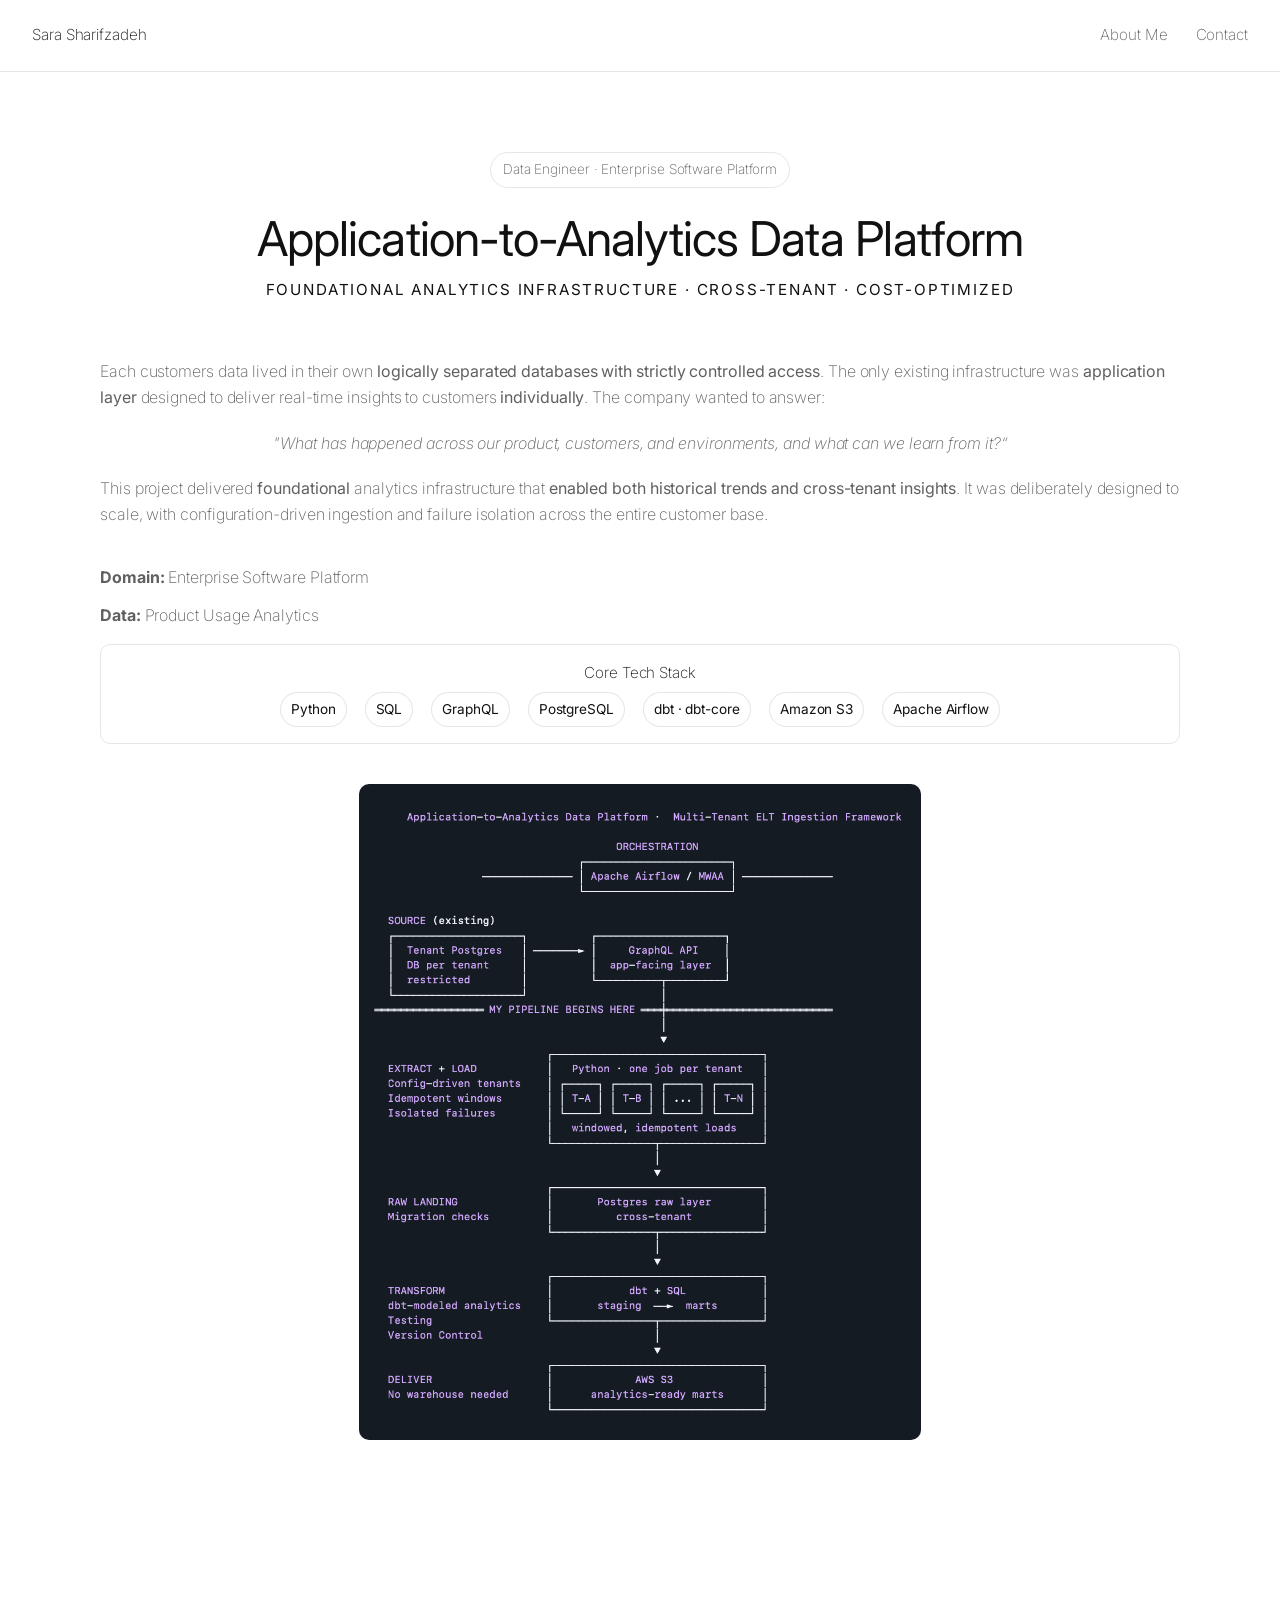
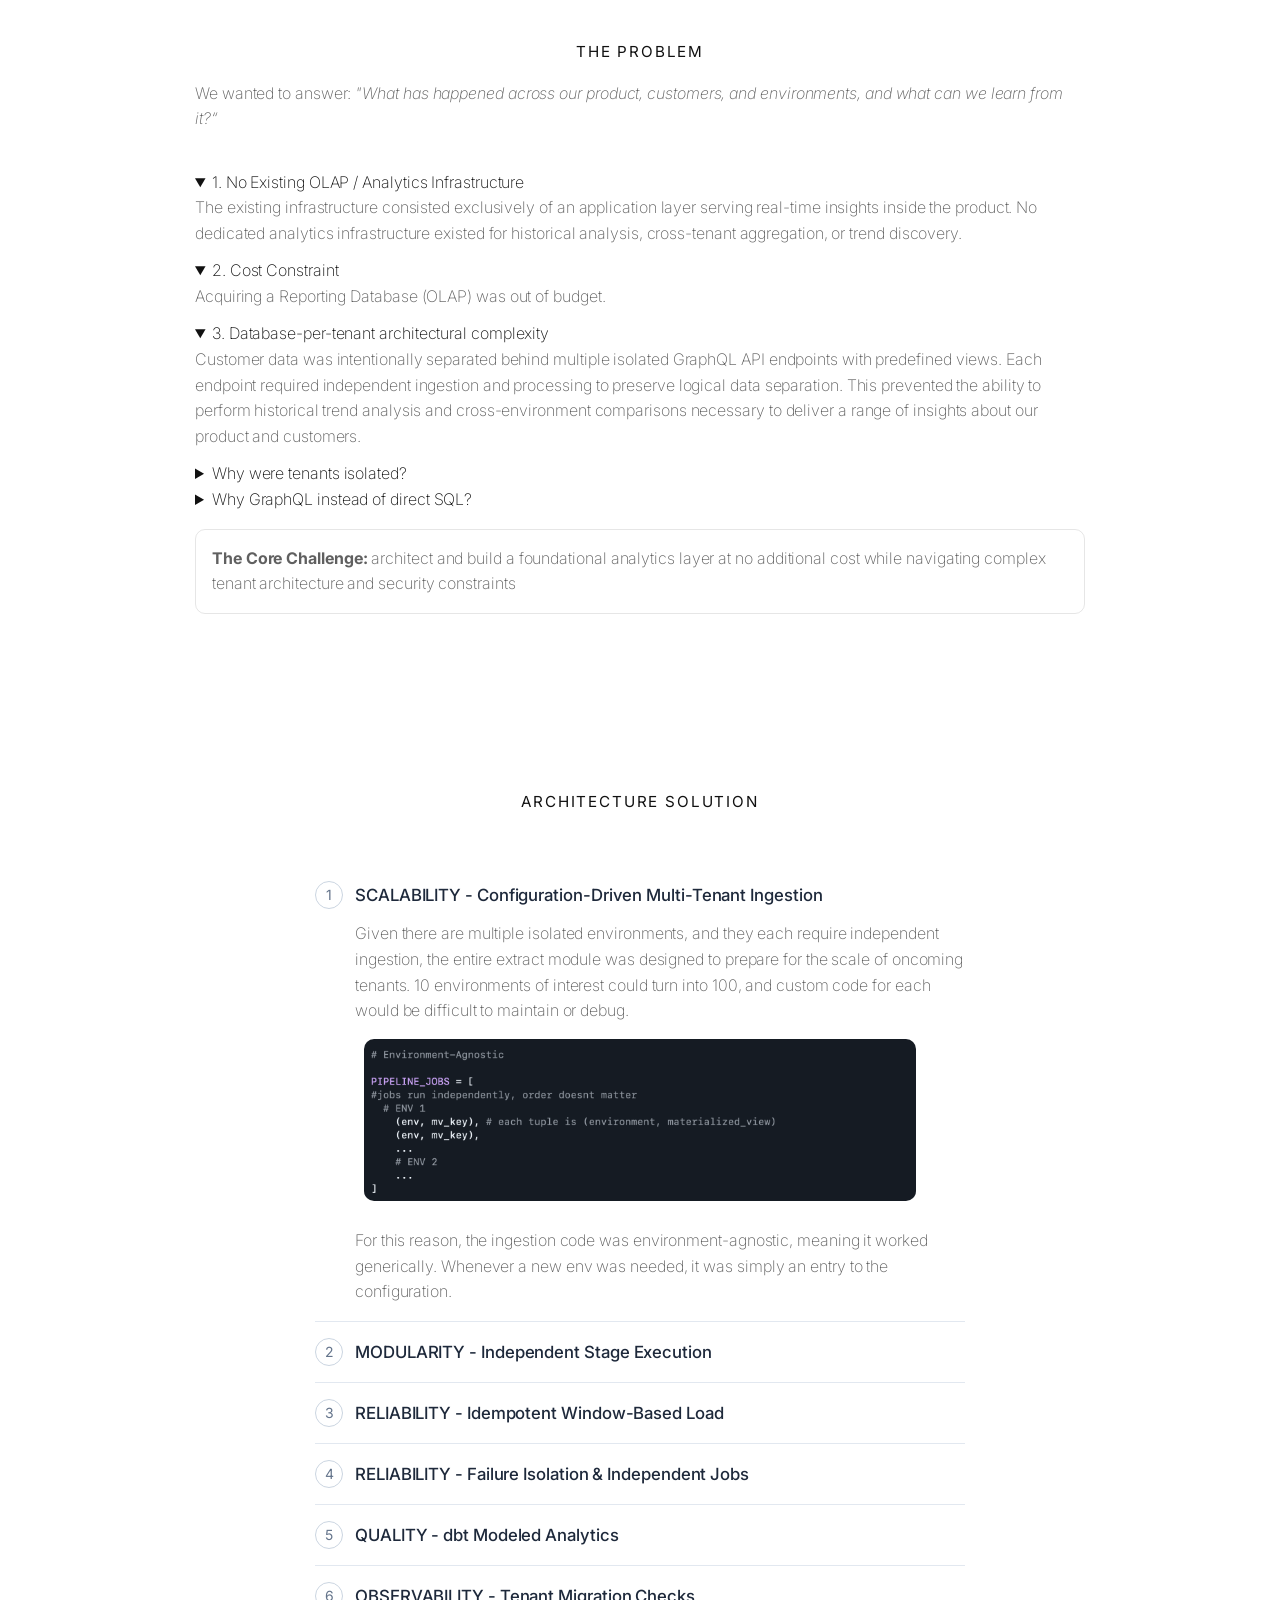
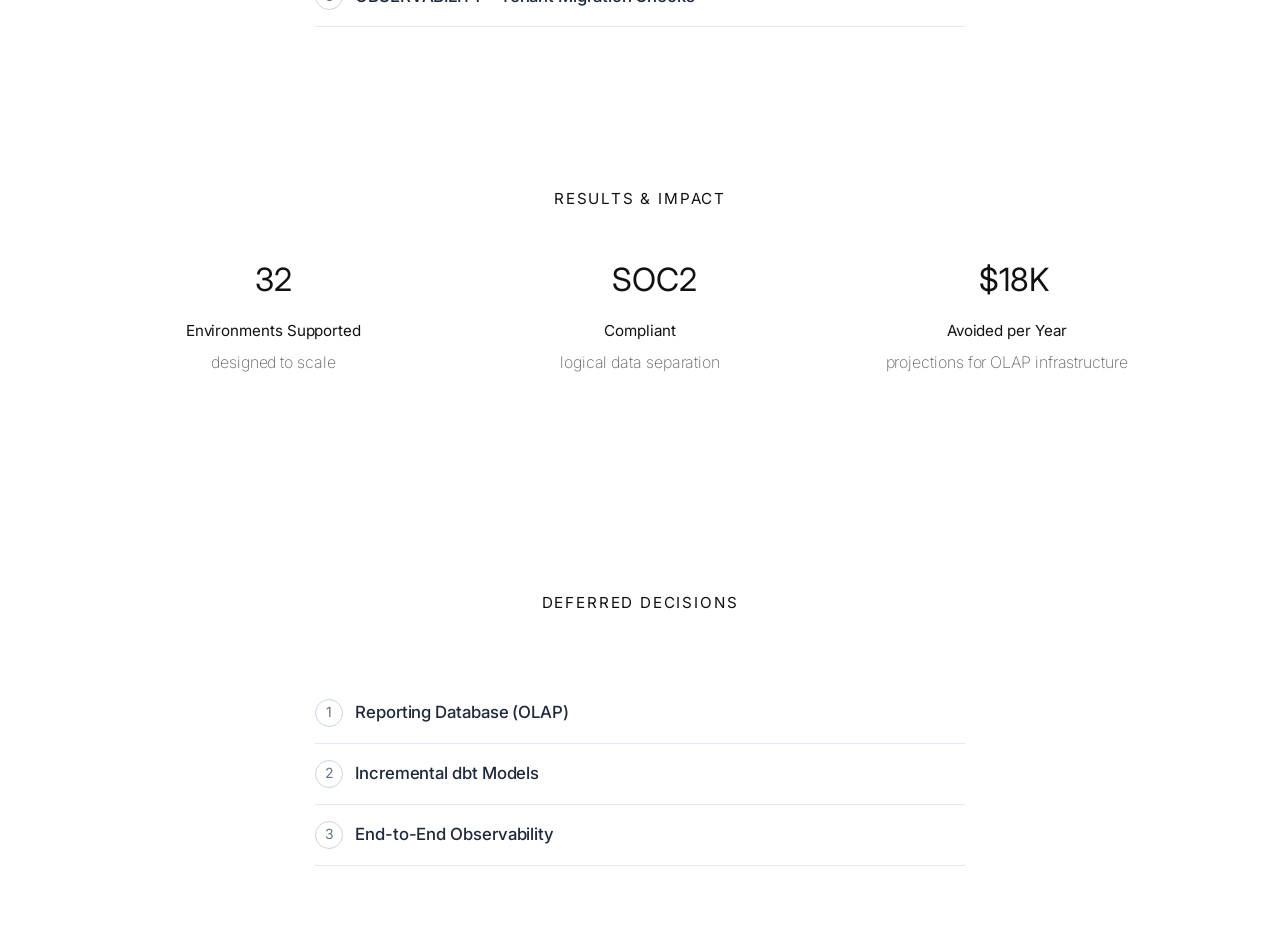
<file: pipe2.html>
<!DOCTYPE html>
<html lang="en">
<head>
   <META NAME="ROBOTS" CONTENT="NOINDEX, NOFOLLOW, NOIMAGEAI, NOAI, NOLLM">
    
  <link rel="stylesheet" href="style.css">
  <meta charset="UTF-8"/>
  <meta name="viewport" content="width=device-width, initial-scale=1.0"/>
  <title>Sara | Analytics Layer</title>
  <link href="https://fonts.googleapis.com/css2?family=Inter:wght@200;400&display=swap" rel="stylesheet">
  <style>
/* ============== Design tokens (max 4 colors) ============== */
:root{--bg:#ffffff;           /* background */
  --ink:#111111;          /* primary text */
  --muted:#606060;        /* secondary text */
  --accent:#111111;       /* accent (monochrome) */

  --border: rgba(17,17,17,0.10);   
  --elev: rgba(17,17,17,0.04);     

  --radius: 10px;         /* unified radius */
  --container:1120px;

  --section-pad: 80px;    /* balanced section spacing */
  --space-md:16px;}
*{box-sizing:border-box; box-shadow:none !important}
html{scroll-behavior:smooth}
body{margin:0; background:var(--bg); color:var(--ink);
  font-family:'Inter', system-ui, -apple-system, Segoe UI, Roboto, sans-serif;
  font-size:1rem; line-height:1.6; font-weight:200; letter-spacing:-0.005em;
  padding-top:72px; -webkit-font-smoothing:antialiased; -moz-osx-font-smoothing:grayscale;}
/* ===== Typography (4 sizes, 2 weights: 200 & 400) ===== */
h1,h2,h3{margin:0 0 var(--space-md); font-weight:400; letter-spacing:-0.02em; color:var(--ink)}
h1{font-size:clamp(2.25rem,6vw,3rem); line-height:1.1}
h2{font-size:0.95rem; text-transform:uppercase; letter-spacing:0.12em}
h3{font-size:1.125rem}
p{margin:0 0 var(--space-md); color:var(--muted); font-size:1rem}
.measure{max-width:89ch; margin-left:auto; margin-right:auto}
.container{max-width:var(--container); margin:0 auto; padding:0 20px}
.back-link{margin-left:auto; text-decoration:none; color:var(--muted); font-size:0.95rem; font-weight:200; position:relative}
.back-link:hover{color:var(--ink)}
.back-link::after{content:""; position:absolute; left:0; bottom:-4px; height:1px; width:0; background:var(--ink); transition:width .25s ease}
.back-link:hover::after{width:100%}
/* ===== Hero ===== */
.hero{padding:var(--section-pad) 0; border-bottom:none; text-align:center}
.project-tag{display:inline-block; margin-bottom:25px; font-size:0.85rem; color:var(--muted);
  background:transparent; border:1px solid var(--border);
  padding:6px 12px; border-radius:999px; font-weight:200}
.hero-subtitle{font-size:1rem; color:var(--muted);
  margin-top:20px; max-width:115ch; text-align:center; margin-left:auto; margin-right:auto;}
  .image{display:block; width:100%; height:auto; border-radius:var(--radius)}
.hero-subtitle strong {
  font-weight: 400; /* Lowers the heavy 700 bold down to a cleaner medium weight */
}
/* ===== Sections ===== */
.section{padding:var(--section-pad) 0}
.section-title{text-align:center; margin-bottom:var(--space-md)}
/* ===== Grids ===== */
.two-col{display:grid; grid-template-columns:1fr 1fr; gap:36px; align-items:start}
/* ===== Problem ===== */
.problem .highlight{background:transparent; border:1px solid var(--border);
  padding:16px; border-radius:var(--radius); margin:var(--space-md) 0; color:var(--muted)}
/* ===== Solution ===== */
.image-wrap{position:relative}
.main-image{width:100%; height:380px; object-fit:cover;
  border:none !important; border-radius:0 !important;}
.floating-spec{position:absolute; background:var(--bg); color:var(--muted);
  padding:8px 12px; border-radius:var(--radius); border:1px solid var(--border);
  font-size:0.85rem; font-weight:400}
.spec-1{top:-10px; right:-10px}
.spec-2{bottom:-10px; left:-10px}
.tech-stack{justify-content: center; background:transparent; border:1px solid var(--border);
  padding:16px; border-radius:var(--radius); margin:var(--space-md) 0; }
.tech-title{font-size:0.95rem; margin-bottom:8px; text-align: center;}
.tech-list{display:flex; flex-wrap:wrap; gap:18px; align-items: center; justify-content: center;}
.tech-item{background:var(--bg); border:1px solid var(--border);
  padding:6px 10px; border-radius:999px; font-size:0.85rem; font-weight:400; color:var(--ink)}
.media figcaption{font-size:0.9rem; color:var(--muted); padding:10px 12px; border-top:1px solid var(--border)}
/* ===== Timeline ===== */
.timeline{position:relative; margin-top:var(--space-md)}
.timeline::before{content:""; position:absolute; left:24px; top:0; bottom:0; width:1px; background:var(--border)}
.t-item{display:flex; align-items:center; gap:16px; margin-bottom:24px}
.t-num{flex-shrink:0; width:46px; height:46px; border-radius:999px; background:var(--ink);
  color:#fff; font-weight:400; font-size:1.125rem; display:flex; align-items:center; justify-content:center}
.t-card{flex:1; background:var(--bg); border:1px solid var(--border);
  padding:20px; border-radius:var(--radius); font-size:1rem}

  /* ===== Architecture-Section ===== */
/* Layout wrapper limited strictly to the architecture section */
.architecture-section .center-wrapper {
  display: flex;
  flex-direction: column;
  align-items: center;
  gap: 16px; 
  width: 100%;
}

/* Dropdown containers - FIX: added overflow hidden to prevent content peeking */
.architecture-section .snippet {
  width: 100%;
  max-width: 650px; 
  text-align: left;
  border-bottom: 1px solid #e2e8f0; 
  padding-bottom: 16px;
  overflow: hidden; /* Clears margin collapse and hides rogue inner margins */
}

/* Summary headers limited strictly to the architecture section */
.architecture-section .snippet summary {
  display: flex;
  align-items: center;
  gap: 12px;
  font-weight: 500; 
  font-size: 1.05rem;
  color: #1e293b; 
  cursor: pointer;
  list-style: none; 
  position: relative; /* Keeps header strictly on top layer */
  z-index: 2;
}

/* Browser triangle fixes limited strictly to the architecture section */
.architecture-section .snippet summary::-webkit-details-marker {
  display: none;
}

/* Numbered circles limited strictly to the architecture section */
.architecture-section .dropdown-num {
  display: flex;
  align-items: center;
  justify-content: center;
  flex-shrink: 0;
  width: 28px;    
  height: 28px;
  border-radius: 50%;
  border: 1px solid #cbd5e1; 
  background: transparent;   
  color: #64748b;            
  font-size: 0.875rem;       
  font-weight: 400;          
}

/* Hover styles limited strictly to the architecture section */
.architecture-section .snippet:hover .dropdown-num {
  border-color: #94a3b8;
  color: #475569;
}

/* Content paragraphs - FIX: shifted margin to padding to guarantee isolation */
.architecture-section .snippet p {
  padding-left: 40px; 
  padding-top: 12px; /* Controlled internal space instead of collapsible margin */
  margin-top: 0;     /* Strips out the breaking default browser margin */
  margin-bottom: 0;
}

.architecture-section .snippet ul {
  padding-left: 60px; 
  padding-top: 3px; /* Controlled internal space instead of collapsible margin */
  margin-top: 0;     /* Strips out the breaking default browser margin */
  margin-bottom: 0;
  color: #606060; 
}



.architecture-section .snippet h4 {
display: flex;
padding-left: 15px; 
  align-items: center;
  gap: 12px;
  font-weight: 500; 
  font-size: 1.05rem;
  color: #1e293b; 
  cursor: pointer;
  list-style: none; 
  position: relative; /* Keeps header strictly on top layer */
  z-index: 2;
}

.arch-image {
  display: block; 
  position: relative; 
  width: 85%;          /* Shrinks width from 90% to 60% to create side space */
  margin: 15px auto;   /* Centers the image and adds space to top and bottom */
  height: auto;        /* Crucial: keeps the diagram perfectly proportional */
  max-height: 500px;   /* Limits the vertical size safely */
  border-radius: var(--radius);
}


  /* ===== Stats ===== */
.grid-4{grid-template-columns:1fr 1fr 1fr 1fr}
.grid-2,.grid-3,.grid-4{grid-template-columns:1fr}
.stat-card{text-align:center; padding:24px; background:var(--bg); border-radius:var(--radius);}
.stat-number{font-size:2rem; font-weight:400; color:var(--ink); margin-bottom:8px}
.stat-label{font-size:0.9rem; color:var(--muted); text-transform:uppercase; letter-spacing:0.05em}
/* ===== Results ===== */
.results-grid{display:grid; grid-template-columns:repeat(auto-fit,minmax(240px,1fr)); gap:20px; margin-top:var(--space-md)}
.result-card{background:var(--bg); 
  padding:24px 20px; border-radius:var(--radius); text-align:center;}
.result-icon{width:56px; height:56px; border-radius:999px; font-size:2rem; font-weight:400; color:var(--ink); margin-bottom:8px;
  display:grid; place-items:center; margin:0 auto 12px; }
.result-title{font-size:0.95rem; font-weight:400; color:var(--ink); margin-bottom:4px}
.result-desc{color:var(--muted); font-size:1rem}

/* ===== Learnings ===== */
.learnings{background:var(--ink); color:#fff; padding:var(--section-pad) 0}
.learnings .section-title{color:#e8e8e8}
.l-grid{display:grid; grid-template-columns:1fr 1fr; gap:20px; margin-top:var(--space-md)}
.l-card{background:rgba(255,255,255,0.04); border:1px solid rgba(255,255,255,0.14);
  padding:18px; border-radius:var(--radius)}
.l-card h3{color:#ffffff; font-weight:400; margin-bottom:8px}
.l-card p{color:#d8d8d8}

/* ===== Code Block ===== */
.snippet pre {
    max-width: 100%;
    margin: 0;
    padding: 16px;
    background: #0d1117;
    color: #c9d1d9;
    border: 1px solid #30363d;
    border-radius: 6px;
    overflow-x: auto;
    font: 14px/1.45 ui-monospace,
          SFMono-Regular,
          Menlo,
          Consolas,
          monospace;
    white-space: pre;
}

.snippet pre code {
    display: block;
    background: none;
    padding: 0;
    margin: 0;
    color: inherit;
    font: inherit;
}


/* ===== CTA ===== */
.cta{text-align:center; padding:var(--section-pad) 0; border-top:1px solid var(--border)}
.btn{display:inline-block; background:var(--accent); color:#fff; padding:12px 22px; border-radius:999px; border:1px solid var(--accent); font-weight:400; text-decoration:none}
.btn:hover{opacity:.9}
/* ===== Motion ===== */
.fade-in{opacity:0; transform:translateY(16px); transition:opacity .6s ease, transform .6s ease}
.fade-in.visible{opacity:1; transform:translateY(0)}
.slide-left{min-width: 0; opacity:0; transform:translateX(-28px); transition:opacity .6s ease, transform .6s ease}
.slide-left.visible{opacity:1; transform:translateX(0)}
.slide-right{opacity:0; transform:translateX(28px); transition:opacity .6s ease, transform .6s ease}
.slide-right.visible{opacity:1; transform:translateX(0)}
@media (max-width:900px){.two-col{grid-template-columns:1fr; gap:20px}
.main-image{height:320px}
.l-grid{grid-template-columns:1fr}
}

@media (prefers-reduced-motion:reduce){.fade-in,.slide-left,.slide-right{transition:none; transform:none; opacity:1}
html{scroll-behavior:auto}
}

a:focus-visible,button:focus-visible{outline:2px solid var(--ink); outline-offset:2px}
/* ===== Vertical Rhythm Tightening ===== */

/* Headings */
h1, h2, h3{margin-bottom: 12px;}
/* was 16–20px */

/* Paragraphs */
p{margin-bottom: 12px;}
/* Subsection titles inside sections */
.section-title{margin-bottom: 16px;}
/* Component spacing inside sections */
.problem .highlight,
.tech-stack,
.media-grid,
.results-grid,
.timeline,
.l-grid{margin-top: 16px;}
/* Cards inner headings */
.t-card h3,
.result-title,
.l-card h3,
.tech-title{margin-bottom: 6px;}
/* Timeline items spacing */
.t-item{margin-bottom: 20px;}
/* Results → Learnings extra gap for hierarchy */
.section.results{padding-bottom: calc(var(--section-pad) + 20px);}
/* Make sure all sections use same base padding */
.section,
.learnings,
.cta{padding: var(--section-pad) 0;}
.sol-image {
  display: block; 
  position: relative; 
  width: 52%;          /* Shrinks width from 90% to 60% to create side space */
  margin: 40px auto;   /* Centers the image and adds space to top and bottom */
  height: auto;        /* Crucial: keeps the diagram perfectly proportional */
  max-height: 700px;   /* Limits the vertical size safely */
  border-radius: var(--radius);
}
</style>
</head>
<body>
<header>
  <div class="logo"><a href="index.html" style="text-decoration: none; color: inherit;">Sara Sharifzadeh</a></div>
  <nav>
    <a href="about.html">About Me</a>
    <a href="contact.html">Contact</a>
  </nav>
</header>


  <!-- Hero -->
  <section class="hero">
    <div class="container">
      <span class="project-tag">Data Engineer · Enterprise Software Platform </span>
      <h1>Application-to-Analytics Data Platform</h1>
      <h2>Foundational Analytics Infrastructure · Cross-Tenant · COST-OPTIMIZED </h2>
      <br>
      <p style="text-align: left;" class="hero-subtitle measure">
        Each customers data lived in their own <strong>logically separated databases with strictly controlled access</strong>. The only existing infrastructure was <strong>application layer</strong> designed to deliver real-time insights to customers <strong>individually</strong>. The company wanted to answer: 
      <p style="text-align: center;" class="hero-subtitle measure"> <i>"What has happened across our product, customers, and environments, and what can we learn from it?“</i></p>
      </p>
        <p style="text-align: left;" class="hero-subtitle measure">
      This project delivered <strong>foundational</strong> analytics infrastructure that <strong>enabled both historical trends and cross-tenant insights</strong>. 
      It was deliberately designed to scale, with configuration-driven ingestion and failure isolation across the entire customer base. 
      </p>
      <br>
      <p style="text-align: left;"><strong>Domain:</strong> Enterprise Software Platform</p>
      <p style="text-align: left;"><strong>Data:</strong> Product Usage Analytics </p>
          <div class="tech-stack">
            <div class="tech-title">Core Tech Stack</div>
              <div class="tech-list">
                <span class="tech-item">Python</span>
                <span class="tech-item">SQL</span>
                <span class="tech-item">GraphQL</span>
                <span class="tech-item">PostgreSQL</span>
                <span class="tech-item">dbt · dbt-core</span>
                <span class="tech-item">Amazon S3</span>
                <span class="tech-item">Apache Airflow</span>
              </div>
          </div>
        <div>
          <img 
            src="images/pipeline2-analytics/used_page_2.png"
            alt="pipeline-diagram"
            class="sol-image"
            loading="lazy" decoding="async">
        </div>  

       <!-- CODE VERSION OF DIAG <div>
        <div class="snippet fade-in" open>
            <pre text-align: center;><code>
GraphQL API
│
▼
Python Extract
│
▼
Raw PostgreSQL Tables
│
▼
dbt Models
│
▼
Analytics Marts
│
▼
Amazon S3
        </code></pre>
        </div>
      </div> -->
    
  </section>

  <!-- Problem -->
  <section class="section problem">
    <div class="container">
      <h2 class="section-title fade-in">The Problem</h2>
        <div>
          <div class="measure">
            <p> 
            We wanted to answer: <i>"What has happened across our product, customers, and environments, and what can we learn from it?“</i>
            </p>
            <br>
          <details class="snippet fade-in" open>
              <summary>1. No Existing OLAP / Analytics Infrastructure</summary>
                <p>The existing infrastructure consisted exclusively of an application layer serving real-time insights inside the product. No dedicated analytics infrastructure existed for historical analysis, cross-tenant aggregation, or trend discovery. </p>
              </details>
          <details class="snippet fade-in" open>
              <summary>2. Cost Constraint</summary>
              <p>Acquiring a Reporting Database (OLAP) was out of budget.</p>
              </details>
          <details class="snippet fade-in" open >
              <summary>3. Database-per-tenant architectural complexity</summary>
                  <p>Customer data was intentionally separated behind multiple isolated GraphQL API endpoints with predefined views. Each endpoint required independent ingestion and processing to preserve logical data separation. This prevented the ability to perform historical trend analysis and cross-environment comparisons necessary to deliver a range of insights about our product and customers.</p>
          
              <div>
              <details class="snippet fade-in">
              <summary>Why were tenants isolated?</summary>
                <p>Using database-per-tenant framework for SOC2 compliance and GDPR. </p>
              </details>
              <details class="snippet fade-in">
              <summary>Why GraphQL instead of direct SQL?</summary>
                <p>Direct database access was intentionally prohibited for SOC2 compliance, to prevent tenant cross-contamination, and protect operational database performance.</p>
                <p>A pre-existing GraphQL application layer was built to feed applications with provided precomputed analytics events from PostgreSQL materialized views (heartbeats, tab navigations, content views, etc.) refreshed at intervals ≤ 24hrs. </p>
                <p>Querying live tables introduces performance risk, security concerns, and inflexibility. Materialized Views solve this by providing:</p>
                <p>
                  <ul>
                    <li>performance isolation: queries run against pre-computed snapshot, not live data</li>
                    <li>security: no arbitrary SQL execution; only predefined views are exposed</li>
                    <li>flexibility: GraphQL lets consumers request exactly the fields they need</li>
                  </ul>    
                </p>
              </details>
            </div>
          </details>

         <div class="highlight">
            <strong>The Core Challenge:</strong> architect and build a foundational analytics layer at no additional cost while navigating complex tenant architecture and security constraints
          </div>
        </div>
      </div>  
    </div>
  </section>

  <!-- Solution -->
  <section class="section solution">
    <div class="container">
      <h2 class="section-title fade-in">Architecture Solution</h2>
          <!-- <div class="tech-stack">
            <div class="tech-title">Core Tech Stack</div>
              <div class="tech-list">
                <span class="tech-item">Python</span>
                <span class="tech-item">SQL</span>
                <span class="tech-item">GraphQL</span>
                <span class="tech-item">PostgreSQL</span>
                <span class="tech-item">dbt · dbt-core</span>
                <span class="tech-item">Amazon S3</span>
                <span class="tech-item">Apache Airflow</span>
              </div>
          </div> -->
        <br></br>
        <!-- Unique wrapping section container added here -->
        <section class="architecture-section">
          <div class="center-wrapper">
                        
            <details class="snippet fade-in" open>
              <summary><span class="dropdown-num">1</span> SCALABILITY - Configuration-Driven Multi-Tenant Ingestion</summary>
              <p>Given there are multiple isolated environments, and they each require independent ingestion, the entire extract module was designed to prepare for the scale of oncoming tenants. 10 environments of interest could turn into 100, and custom code for each would be difficult to maintain or debug. </p>
              <img 
                src="images/pipeline2-analytics/arch/a_1.png"
                alt="pipeline-diagram"
                class="arch-image"
                loading="lazy" decoding="async">
            <p>For this reason, the ingestion code was environment-agnostic, meaning it worked generically. Whenever a new env was needed, it was simply an entry to the configuration.</p>
            </details>
            <details class="snippet fade-in">
              <summary><span class="dropdown-num">2</span> MODULARITY - Independent Stage Execution</summary>
              <p>Every stage of the pipeline can be executed independently. There were many moving parts and structures were expected to change.</p>
               <img 
                src="images/pipeline2-analytics/arch/a_2.png"
                alt="pipeline-diagram"
                class="arch-image"
                loading="lazy" decoding="async">
              <p>                A modular design choice prevented structural specific (source of data or final landing) changes from disrupting other processes. I wanted an easy way to adapt if need be.</p>
            </details>
            <details class="snippet fade-in">
              <summary><span class="dropdown-num">3</span> RELIABILITY - Idempotent Window-Based Load</summary>
              <p>If something were to go wrong and I needed to re-run, I wanted to prevent duplicating the existing data or losing historical continuity by unintended deletion (aka preventing reruns and backfills). </p>
                <img 
                src="images/pipeline2-analytics/arch/a_3.png"
                alt="pipeline-diagram"
                class="arch-image"
                loading="lazy" decoding="async">
              <p>This layer utilized idempotent window-based loading. Meaning repeated execution lands on the same final state. So running many times gives the same result as if you were to run once. Delete-then-reload is scoped to the fetched date window, tagged with a timestamp, not by full-table replace.</p>

            </details>
            <details class="snippet fade-in">
              <summary><span class="dropdown-num">4</span> RELIABILITY - Failure Isolation & Independent Jobs</summary>
              <p>My experience with APIs led me to understand that failures would happen.</p>
                <img 
                src="images/pipeline2-analytics/arch/a_4.png"
                alt="pipeline-diagram"
                class="arch-image"
                loading="lazy" decoding="async">
              <p>One example I dealt with during this development was an environment moving to a new tenant was not completely recognized in the application layer, so a stalled MV refresh resulted in empty rows on my pipeline. 
                I wanted to be able to isolate failures and not take down the entire pipeline if one were to occur.</p>
            </details>
            <details class="snippet fade-in">
              <summary><span class="dropdown-num">5</span>QUALITY - dbt Modeled Analytics</summary>
                <p>I introduced dbt-core to the company with this project. Previously we struggled with version-controlled querying. Given the scope of our analytics I wanted to standardize everything. </p>
                 <img 
                src="images/pipeline2-analytics/arch/a_5.png"
                alt="pipeline-diagram"
                class="arch-image"
                loading="lazy" decoding="async">
                <p>A staging layer was important because there were known duplicates resulting from the MV grain, such as a user belonging to a group. I was able to maintain data quality by standardizing this dedupe in a <code>dbt macro</code> test. </p>
                <p>I also separated the staging layer by domain of the product telemetry as opposed to by tenant, which would hinder the scalable design.</p>
              </details>
              <details class="snippet fade-in">
              <summary><span class="dropdown-num">6</span>OBSERVABILITY - Tenant Migration Checks</summary>
              <p>
                  Tenants are frequently migrated. 
                  If a tenant were move to a different backend stack, it would result in a job failure. 
              </p>
              <p>
                  I produced a pre-emptive test that checked for both the expected stack and site host. A mismatch results in a warning log
              </p>
                  <img 
                src="images/pipeline2-analytics/arch/a_6.png"
                alt="pipeline-diagram"
                class="arch-image"
                loading="lazy" decoding="async">
              </details>
          </div>
      </section>


    </div>
  </section>


 <!-- Results -->
  <section class="section results">
    <div class="container">
      <h2 class="section-title fade-in">Results & Impact</h2>
      <div class="results-grid">
        <div class="result-card fade-in">
          <div class="result-icon">32</div>
          <div class="result-title">Environments Supported</div>
          <p class="result-desc">designed to scale</p>
        </div>
        <div class="result-card fade-in">
          <div class="result-icon">SOC2</div>
          <div class="result-title">Compliant</div>
          <p class="result-desc">logical data separation</p>
        </div>
         <div class="result-card fade-in">
          <div class="result-icon">$18K</div>
          <div class="result-title">Avoided per Year</div>
          <p class="result-desc">projections for OLAP infrastructure</p>
        </div>
             <!-- <div class="result-card fade-in">
          <div class="result-icon">75</div>
          <div class="result-title">Pipeline Jobs</div>
          <p class="result-desc">environment-agnostic</p>
        </div> -->
        <!-- <div class="result-card fade-in">
          <div class="result-icon" style="justify-content: center;">2.2M</div>
          <div class="result-title">Rows/Month</div>
          <p class="result-desc">across all tenants and tables</p>
        </div> -->
        <!-- <div class="result-card fade-in">
          <div class="result-icon">375</div>
          <div class="result-title">API requests/month</div>
          <p class="result-desc">across the whole pipeline</p>
        </div> -->
      </div>
    </div>
  </section>

    <section class="section process">
    <div class="container">      
      <h2 class="section-title fade-in">Deferred Decisions</h2>
        <section class="architecture-section">
          <div class="center-wrapper">
            <br></br>
            <details class="snippet fade-in">
              <summary><span class="dropdown-num">1</span>Reporting Database (OLAP)</summary>
                <p>A reporting database (OLAP) in our use case would be a dedicated backend that absorbs heavy analytical queries, keeping them off production transactional systems. This system is optimized for business insights and data analysis.</p>
                <p>The main challenge in bringing this to development is the <strong>cost constraint</strong>.</p>

                <p><strong>Core Benefits</strong></p>
                <ul>
                  <li>Performance Isolation: Analytics queries and ETL run on a separate cluster, eliminating application slowdowns. </li>
                  <li>Read-Optimized Schema: can use denormalized or columnar layouts  (Parquet) tuned for aggregation rather than write output.</li>
                  <li>Data Integration: a single reporting layer consolidates data from multiple source systems before loading into a central system.</li>
                </ul>
            </details>
            <details class="snippet fade-in">
              <summary><span class="dropdown-num">2</span>Incremental dbt Models</summary>
              <p>For a single tenant, let's theorize the approximate scale were ~150,000 rows per month, all tables combined. Let's also assume there are 15 tenants, where each table is '&lt;tenant&gt;_&lt;materialized_view&gt;'. 
                The pipelines architecture as it stands is deliberately per-tenant tables, so the tenant count itself doesn’t multiply any single tables size. </p>
              <p>Quick Approximate Math</p>
              <p>For a single tenant with ~150,000 rows per month:</p>
                <ul>
                  <li>After 3 months, the largest single table would likely reach around 180,000 rows</li>
                  <li>After 3 months, if one table were shared across <i>all tenants</i>, we could reach 2.7M rows (180,000 x 15) </li>
                </ul>
              <p>So when would it matter?</p>
              <p>If later we wanted to share cross-tenant table instead of per-tenant, we’d be approaching the need for incremental models as a planned decision as opposed to something growth forces upon us. </p>
            </details>
            <details class="snippet fade-in">
              <summary><span class="dropdown-num">3</span>End-to-End Observability</summary>
              <p>Standardize a simple run + audit record: tenant, extraction window, row counts, duration, status, error.</p>
            </details>
          </div>
        </section>
    </div>
   </section>


  <script>
    // reveal on scroll
    const observer = new IntersectionObserver((entries)=>{
      entries.forEach(e=>{ if(e.isIntersecting) e.target.classList.add('visible'); });
    },{threshold:0.1,rootMargin:'0px 0px -60px 0px'});
    document.querySelectorAll('.fade-in,.slide-left,.slide-right').forEach(el=>observer.observe(el));

    // header elevation
    const header=document.querySelector('header');
    addEventListener('scroll',()=>{
      const y=window.pageYOffset||document.documentElement.scrollTop;
      header.style.boxShadow = y>96?'0 2px 18px rgba(17,17,17,0.08)':'none';
      header.style.background = y > 96? 'rgba(255,255,255,0.90)': 'rgba(255,255,255,0.75)'
    });

    // stagger timeline
    const items=document.querySelectorAll('.t-item');
    const tObs=new IntersectionObserver((ents)=>{
      ents.forEach((entry,idx)=>{
        if(entry.isIntersecting) setTimeout(()=>entry.target.classList.add('visible'), idx*120);
      });
    },{threshold:0.5});
    items.forEach(i=>tObs.observe(i));
  </script>
</body>
</html>
</file>
<file: style.css>
/* === Shared Header / Logo / Nav styles (extracted from index.html) === */

header{position:fixed; inset:0 0 auto 0; z-index:1000;
      display:flex; align-items:center; justify-content:space-between;
      height:72px; padding:0 2.5%;
      background:rgba(255,255,255,0.75);
      backdrop-filter:blur(6px);
      border-bottom:1px solid var(--border);
      transition:background .25s ease, box-shadow .25s ease;}

.logo{font-size:.95rem; font-weight:200}

.logo a{color:inherit; text-decoration:none}

nav{display:flex; gap:28px}

nav a{font-weight:200; text-decoration:none; color:var(--muted); position:relative; font-size:.95rem}

nav a:hover{color:var(--ink)}

nav a::after{content:""; position:absolute; left:0; bottom:-4px; height:1px; width:0; background:var(--ink); transition:width .25s ease}

nav a:hover::after{width:100%}
</file>
